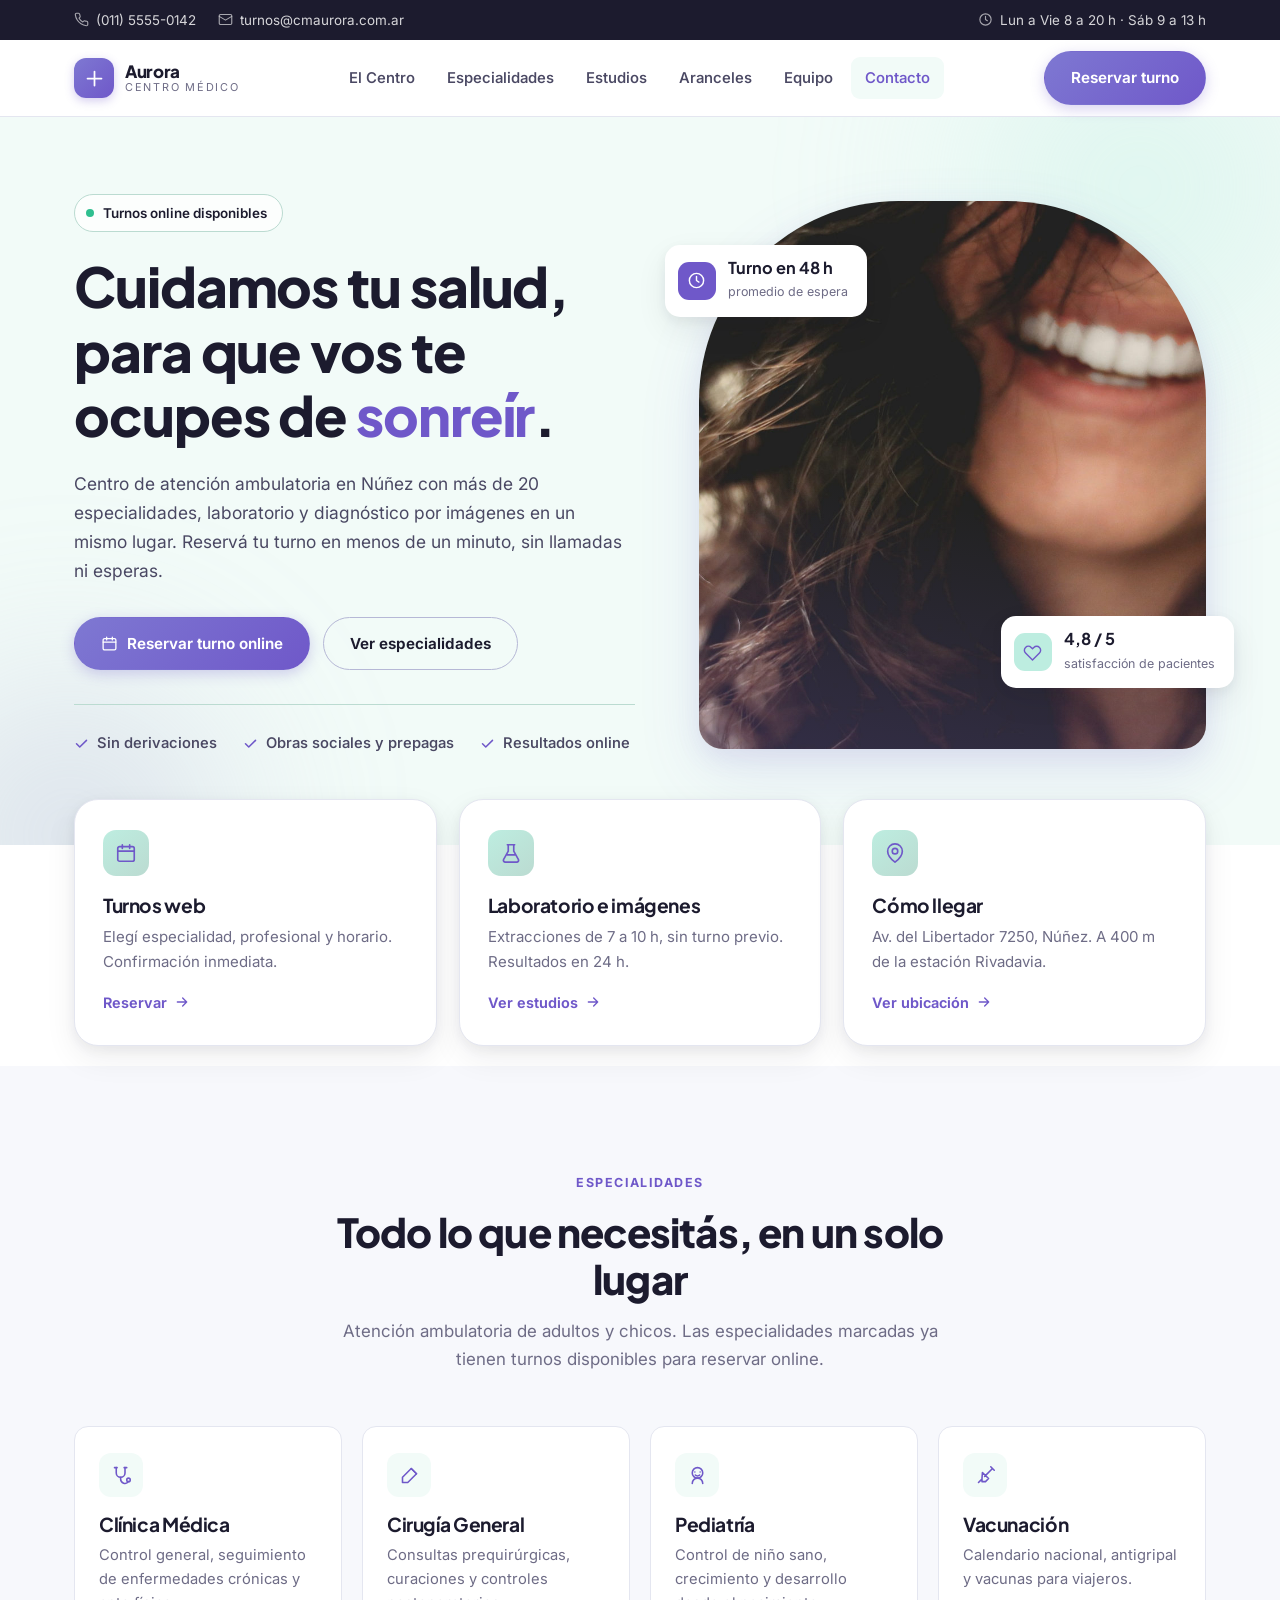
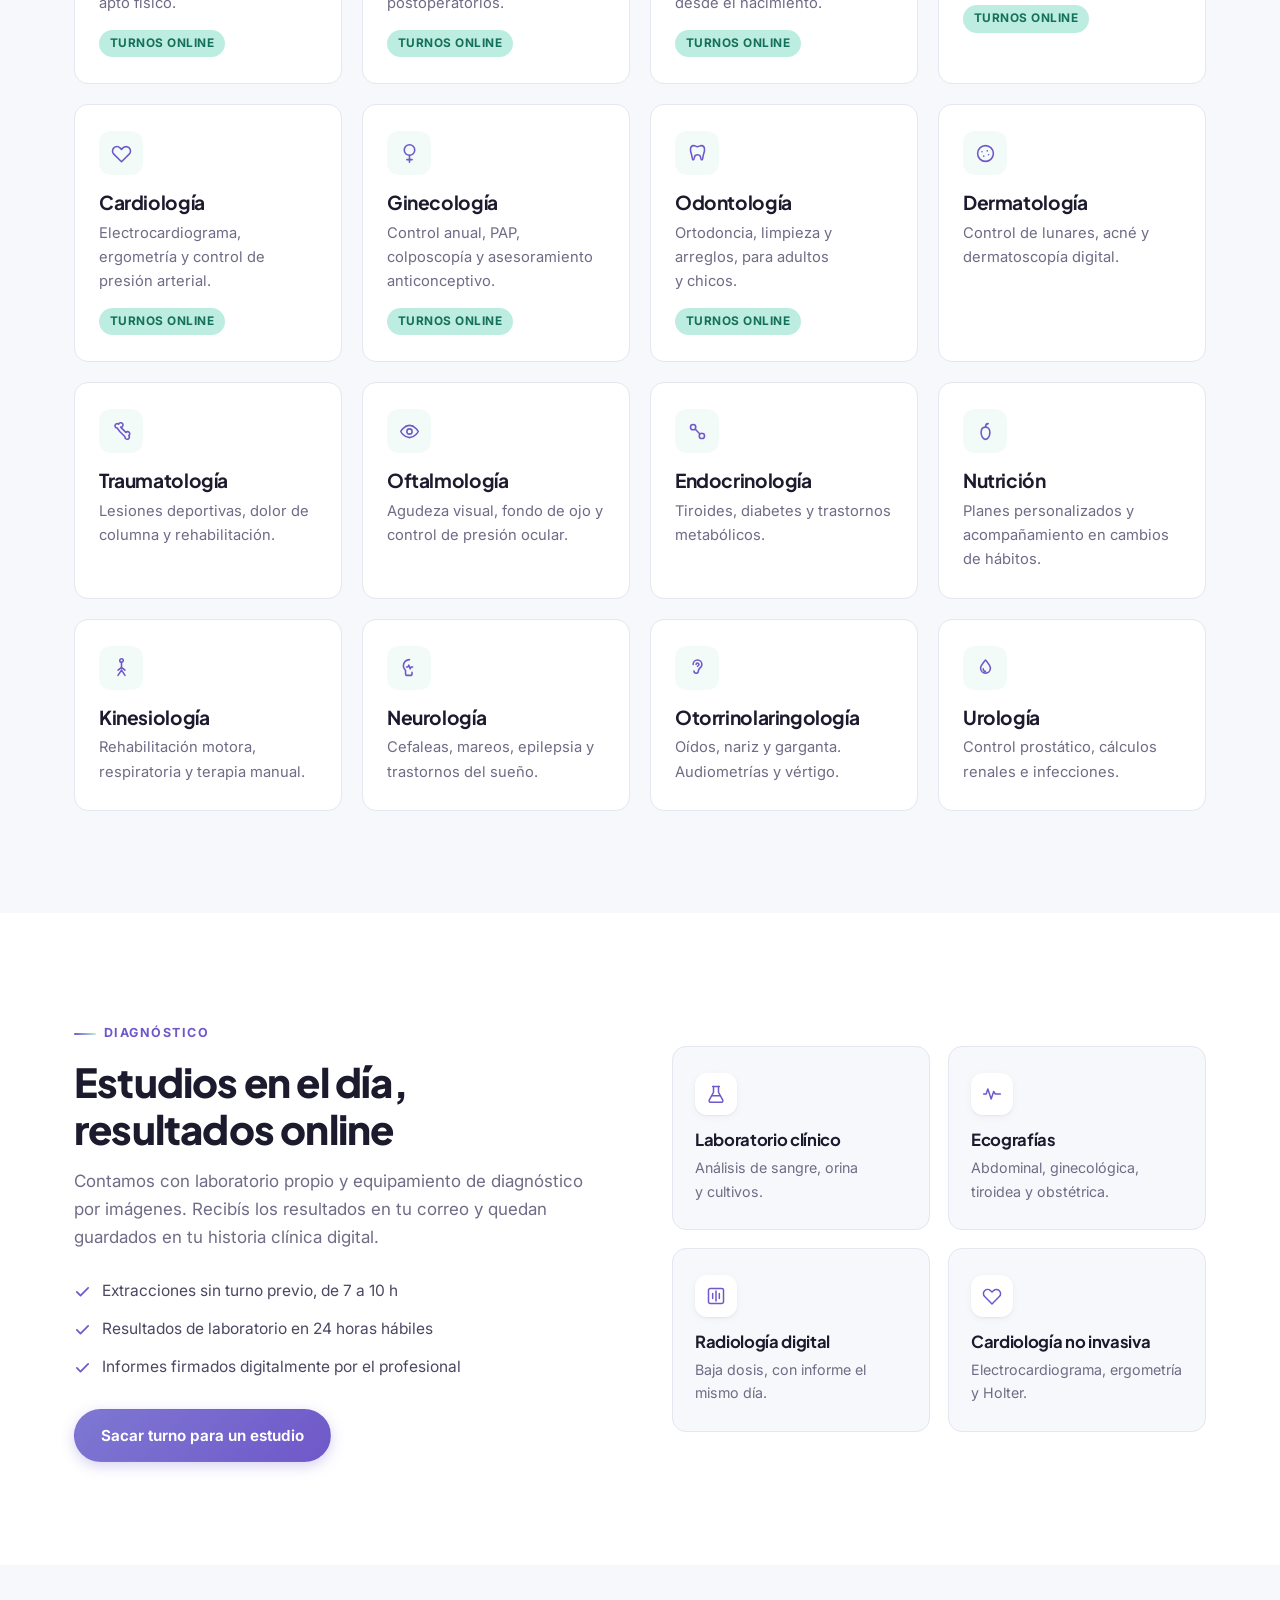
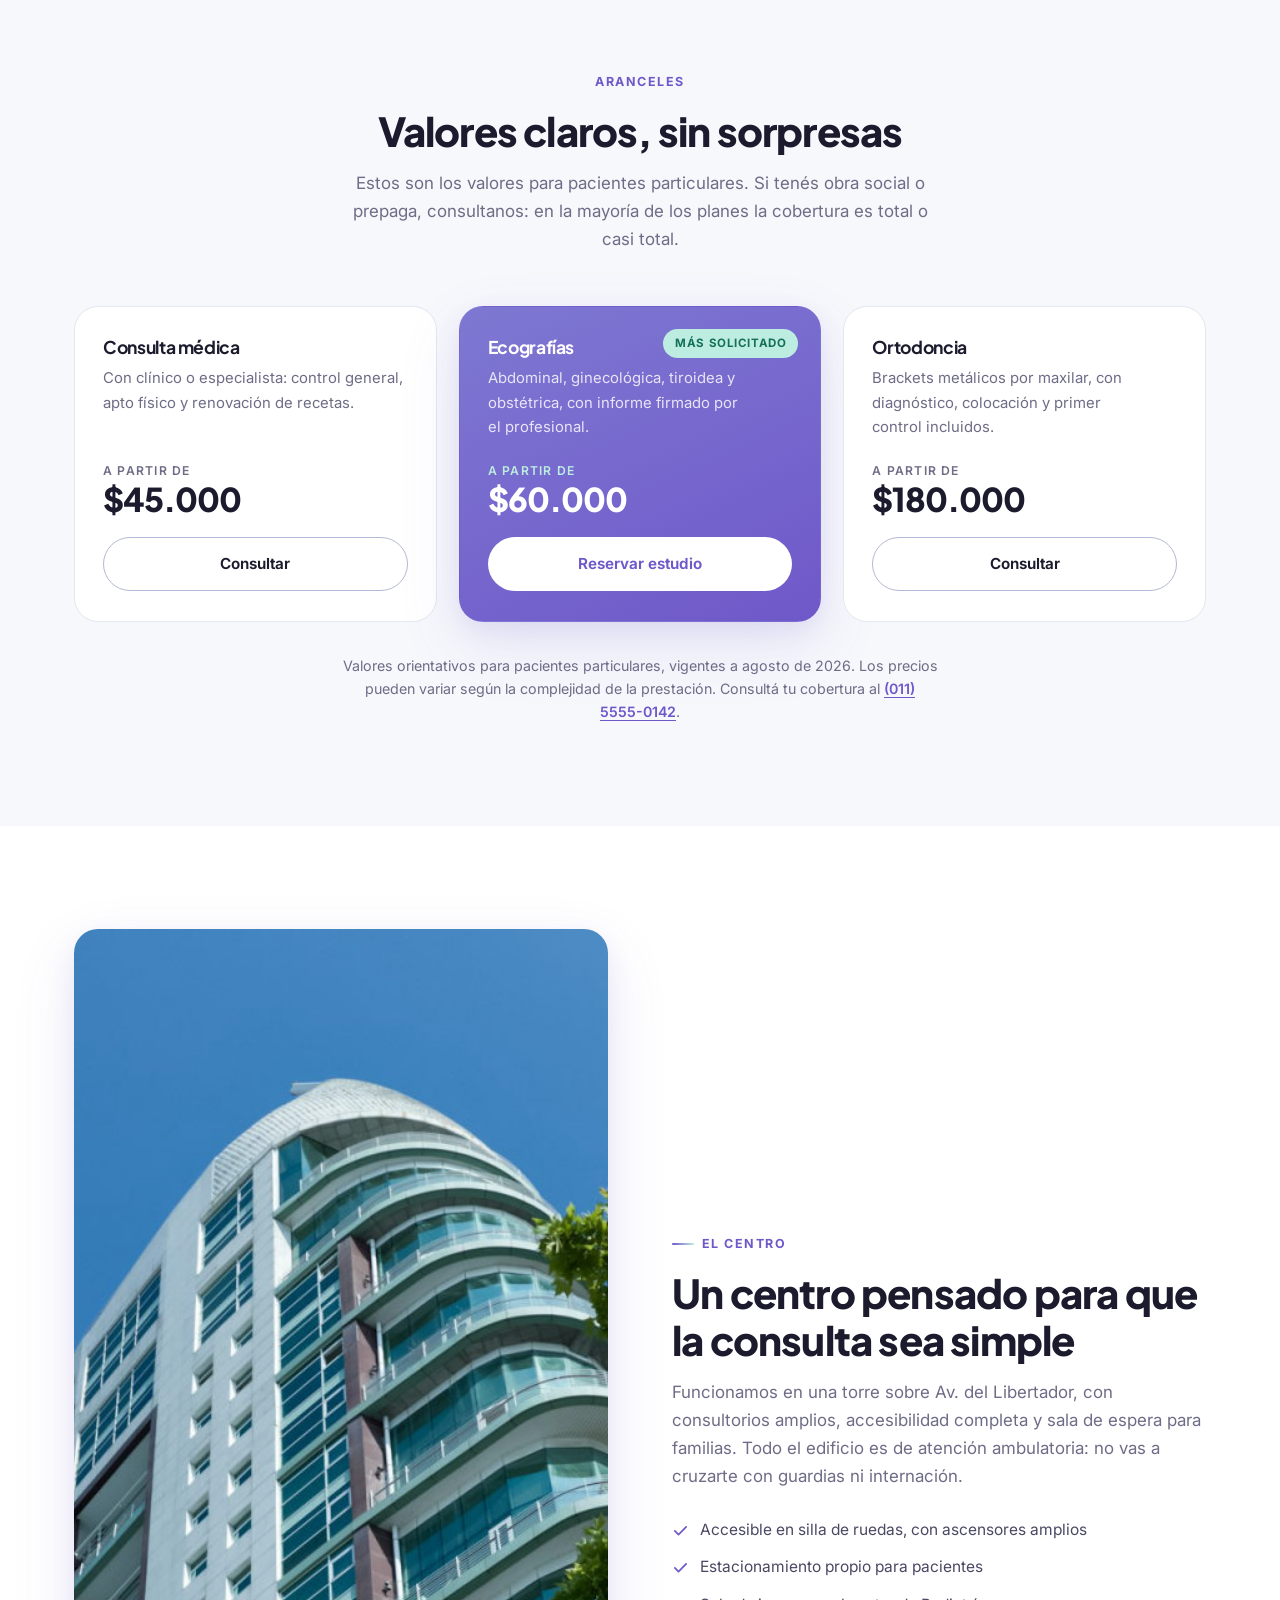
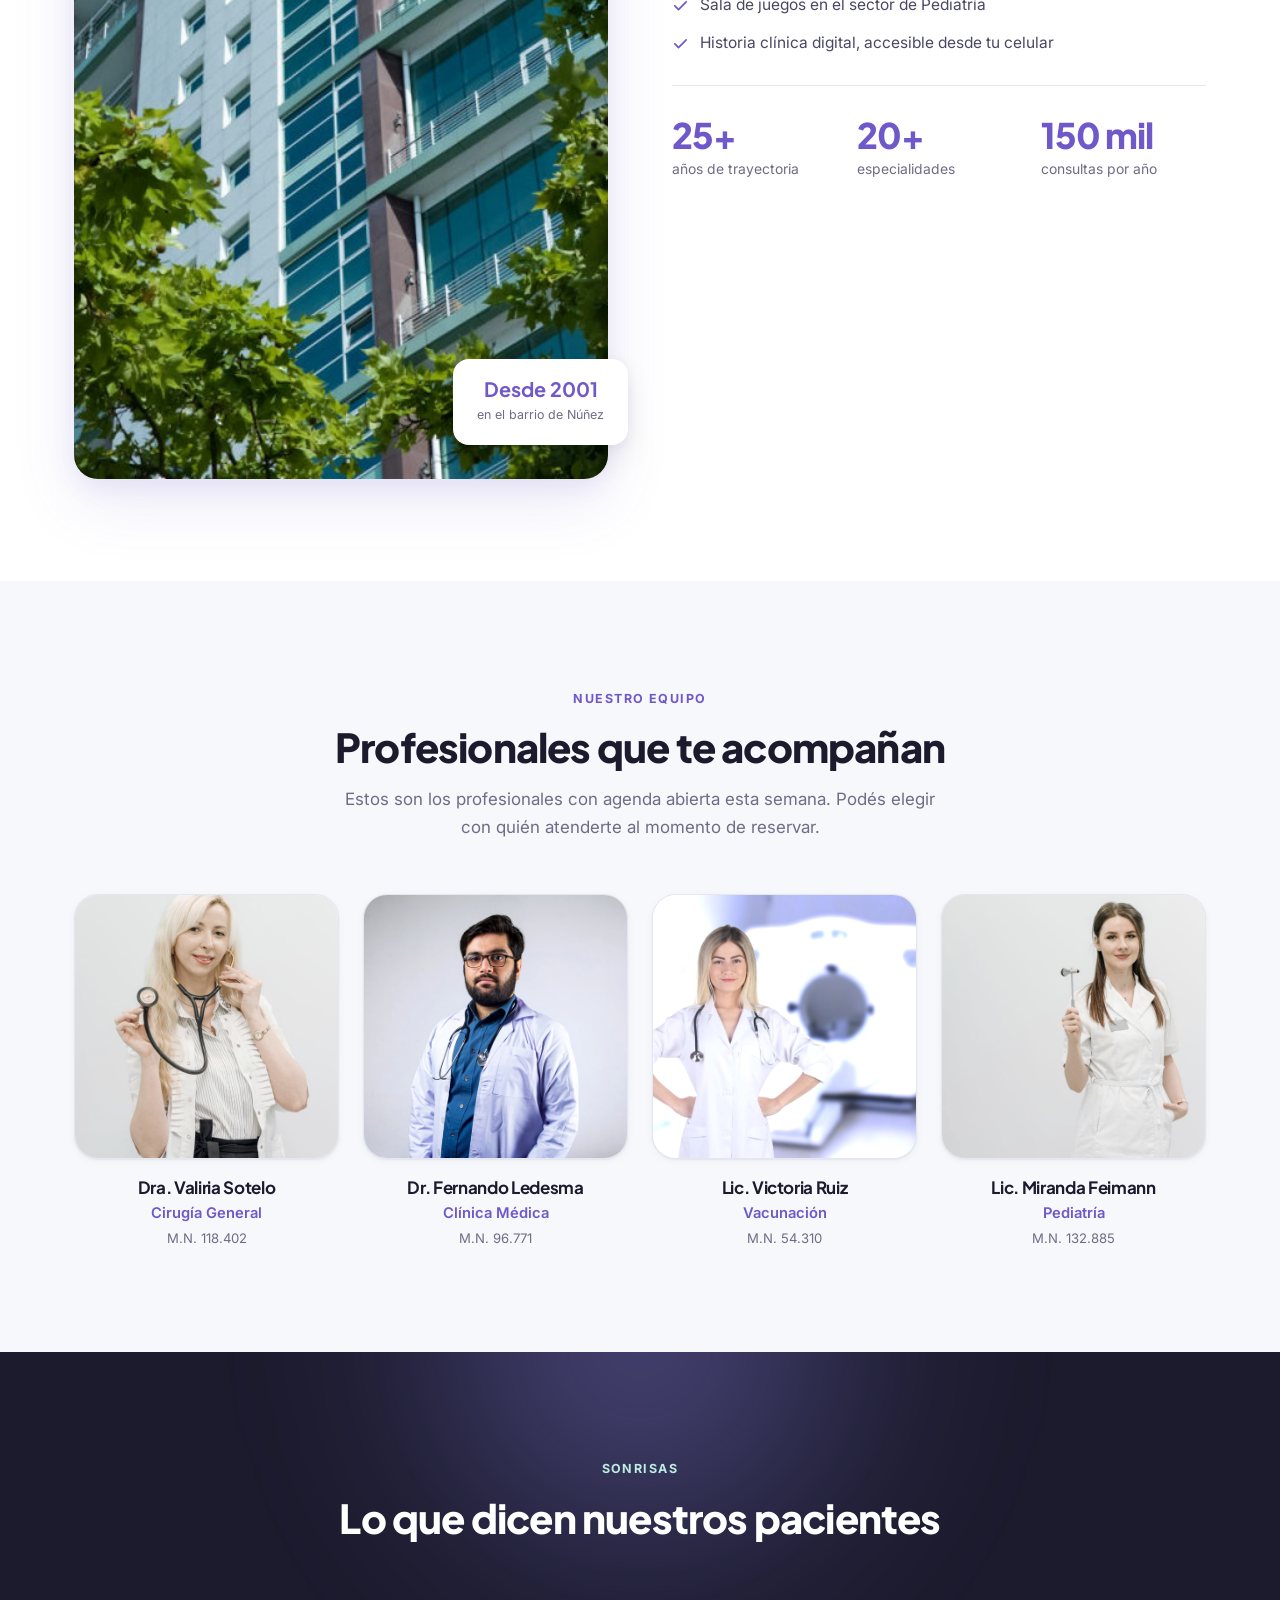
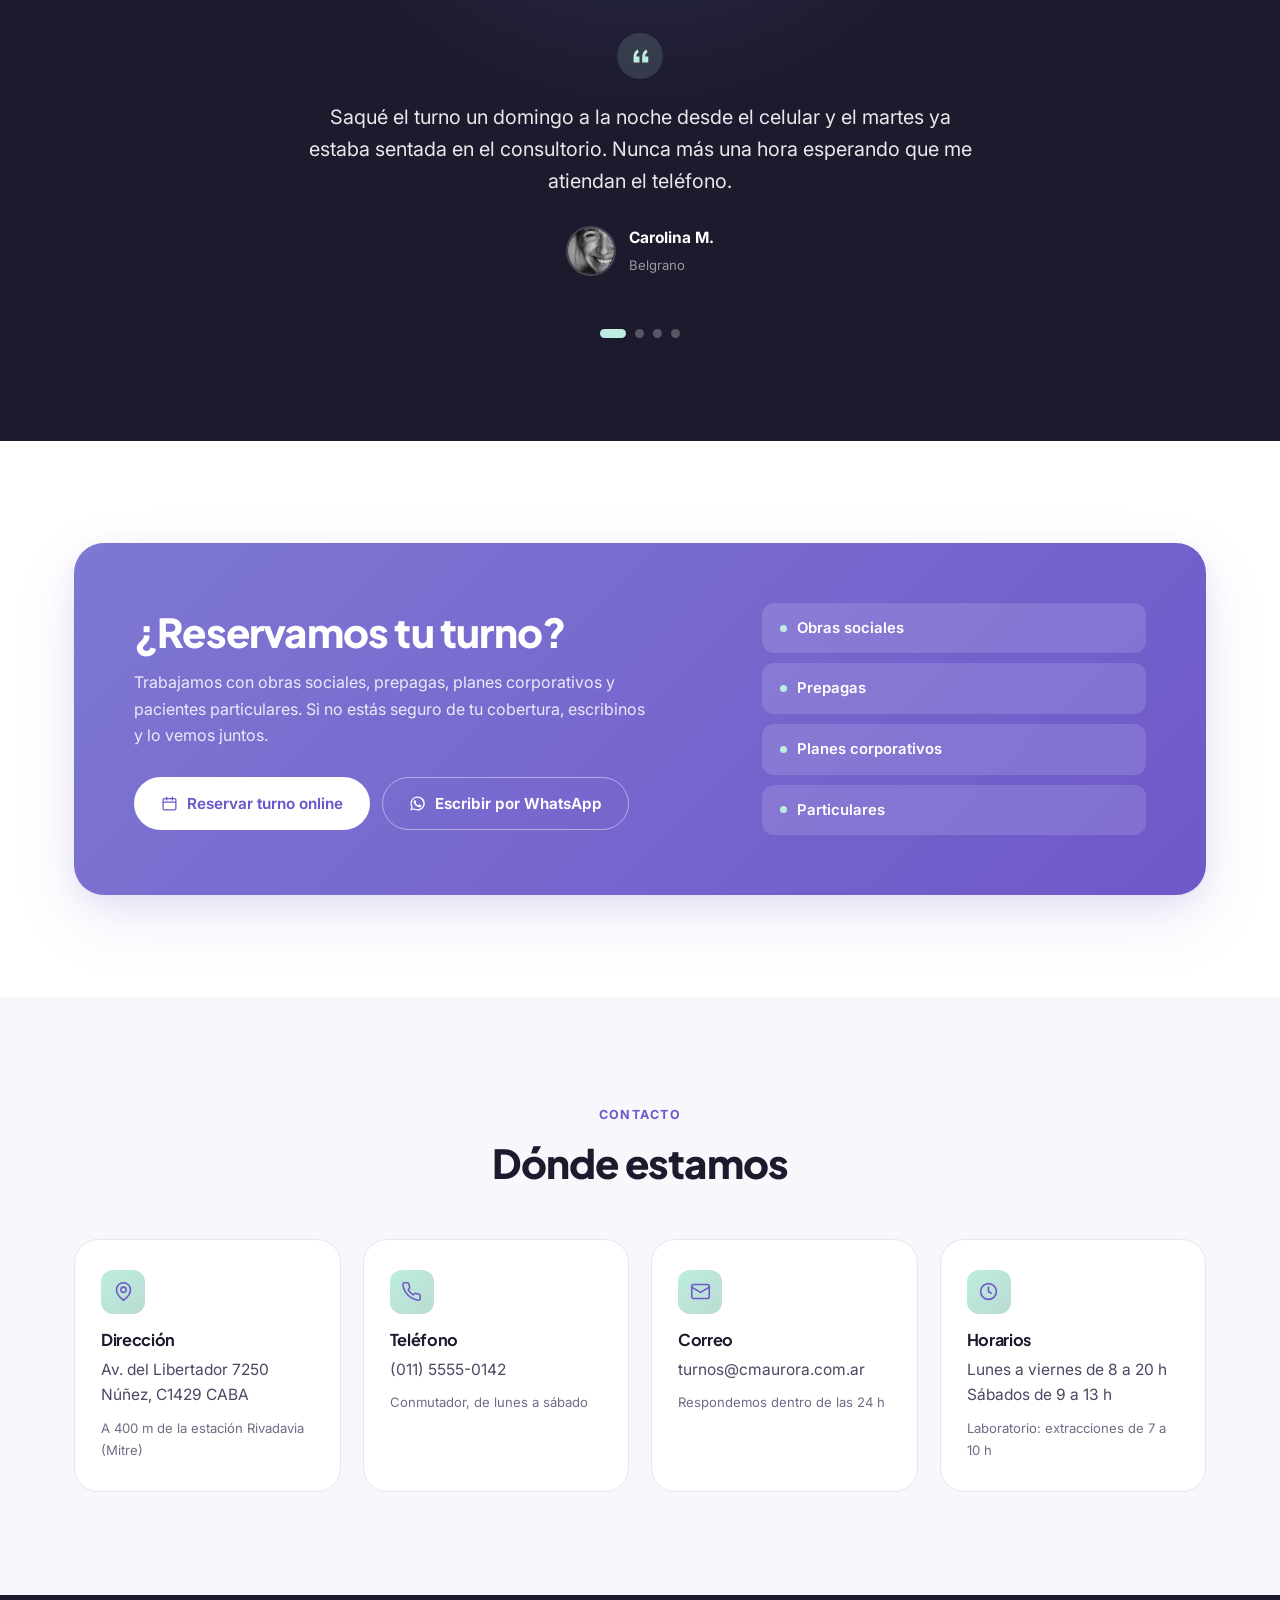
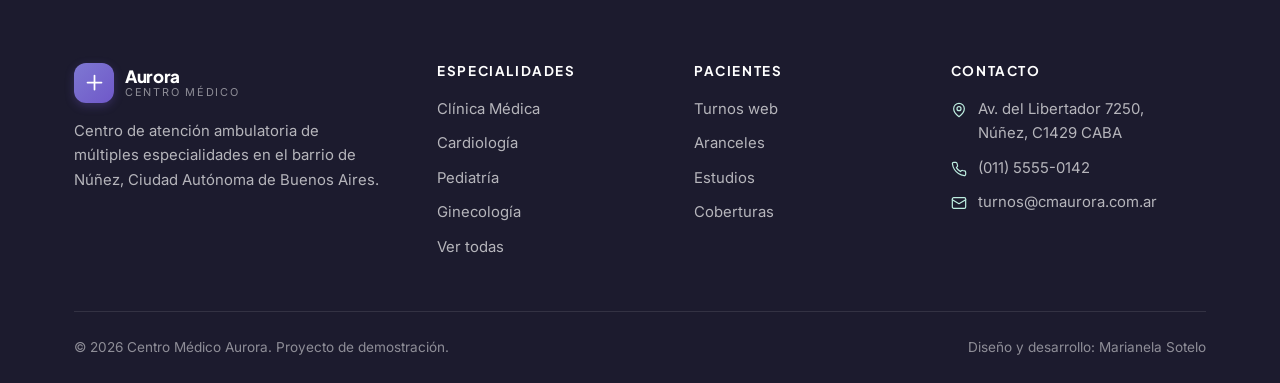
<file: index.html>
<!DOCTYPE html>
<html lang="es">

<head>
    <meta charset="UTF-8">
    <meta name="viewport" content="width=device-width, initial-scale=1.0">
    <title>Centro Médico Aurora — Atención ambulatoria en Núñez, CABA</title>
    <meta name="description"
        content="Centro de atención ambulatoria de múltiples especialidades en Núñez, CABA. Más de 20 especialidades, laboratorio y diagnóstico por imágenes. Reservá tu turno online.">
    <link rel="preconnect" href="https://fonts.googleapis.com">
    <link rel="preconnect" href="https://fonts.gstatic.com" crossorigin>
    <link
        href="https://fonts.googleapis.com/css2?family=Inter:wght@400;500;600&family=Plus+Jakarta+Sans:wght@700;800&display=swap"
        rel="stylesheet">
    <link rel="stylesheet" href="css/style.css">
    <link rel="stylesheet" href="css/landing.css">
</head>

<body>
    <a class="saltar-al-contenido" href="#contenido">Saltar al contenido</a>

    <!-- ===== Íconos SVG reutilizables ===== -->
    <svg width="0" height="0" style="position:absolute" aria-hidden="true" focusable="false">
        <symbol id="i-cruz" viewBox="0 0 24 24" fill="none" stroke="currentColor" stroke-width="2"
            stroke-linecap="round">
            <path d="M12 4v16M4 12h16" />
        </symbol>
        <symbol id="i-tel" viewBox="0 0 24 24" fill="none" stroke="currentColor" stroke-width="1.8"
            stroke-linecap="round" stroke-linejoin="round">
            <path d="M22 16.9v3a2 2 0 0 1-2.2 2 19.8 19.8 0 0 1-8.6-3.1 19.5 19.5 0 0 1-6-6A19.8 19.8 0 0 1 2.1 4.2 2 2 0 0 1 4.1 2h3a2 2 0 0 1 2 1.7c.1 1 .4 1.9.7 2.8a2 2 0 0 1-.5 2.1L8.1 9.9a16 16 0 0 0 6 6l1.3-1.3a2 2 0 0 1 2.1-.4c.9.3 1.8.6 2.8.7a2 2 0 0 1 1.7 2z" />
        </symbol>
        <symbol id="i-mail" viewBox="0 0 24 24" fill="none" stroke="currentColor" stroke-width="1.8"
            stroke-linecap="round" stroke-linejoin="round">
            <rect x="2" y="4" width="20" height="16" rx="2" />
            <path d="m2 7 10 6 10-6" />
        </symbol>
        <symbol id="i-pin" viewBox="0 0 24 24" fill="none" stroke="currentColor" stroke-width="1.8"
            stroke-linecap="round" stroke-linejoin="round">
            <path d="M20 10c0 6-8 12-8 12s-8-6-8-12a8 8 0 0 1 16 0z" />
            <circle cx="12" cy="10" r="3" />
        </symbol>
        <symbol id="i-reloj" viewBox="0 0 24 24" fill="none" stroke="currentColor" stroke-width="1.8"
            stroke-linecap="round" stroke-linejoin="round">
            <circle cx="12" cy="12" r="9" />
            <path d="M12 7v5l3 2" />
        </symbol>
        <symbol id="i-calendario" viewBox="0 0 24 24" fill="none" stroke="currentColor" stroke-width="1.8"
            stroke-linecap="round" stroke-linejoin="round">
            <rect x="3" y="5" width="18" height="16" rx="2" />
            <path d="M3 10h18M8 3v4M16 3v4" />
        </symbol>
        <symbol id="i-corazon" viewBox="0 0 24 24" fill="none" stroke="currentColor" stroke-width="1.8"
            stroke-linecap="round" stroke-linejoin="round">
            <path d="M20.8 5.6a5 5 0 0 0-7.1 0L12 7.3l-1.7-1.7a5 5 0 1 0-7.1 7.1l8.8 8.8 8.8-8.8a5 5 0 0 0 0-7.1z" />
        </symbol>
        <symbol id="i-estetoscopio" viewBox="0 0 24 24" fill="none" stroke="currentColor" stroke-width="1.8"
            stroke-linecap="round" stroke-linejoin="round">
            <path d="M6 3v6a5 5 0 0 0 10 0V3" />
            <path d="M4 3h3M15 3h3" />
            <path d="M11 14v2a5 5 0 0 0 9 3" />
            <circle cx="20" cy="17" r="2" />
        </symbol>
        <symbol id="i-bebe" viewBox="0 0 24 24" fill="none" stroke="currentColor" stroke-width="1.8"
            stroke-linecap="round" stroke-linejoin="round">
            <circle cx="12" cy="9" r="6" />
            <path d="M9 8h.01M15 8h.01M9.5 11.5a3.5 3.5 0 0 0 5 0" />
            <path d="M6 21a6 6 0 0 1 12 0" />
        </symbol>
        <symbol id="i-bisturi" viewBox="0 0 24 24" fill="none" stroke="currentColor" stroke-width="1.8"
            stroke-linecap="round" stroke-linejoin="round">
            <path d="M14 4 20 10 10 20H4v-6z" />
            <path d="M14 4 20 10" />
        </symbol>
        <symbol id="i-jeringa" viewBox="0 0 24 24" fill="none" stroke="currentColor" stroke-width="1.8"
            stroke-linecap="round" stroke-linejoin="round">
            <path d="m18 2 4 4M20 4l-9 9M4 20l3-3M8.5 8.5 15.5 15.5 12 19H8v-4z" />
        </symbol>
        <symbol id="i-mujer" viewBox="0 0 24 24" fill="none" stroke="currentColor" stroke-width="1.8"
            stroke-linecap="round" stroke-linejoin="round">
            <circle cx="12" cy="8" r="6" />
            <path d="M12 14v8M9 19h6" />
        </symbol>
        <symbol id="i-piel" viewBox="0 0 24 24" fill="none" stroke="currentColor" stroke-width="1.8"
            stroke-linecap="round" stroke-linejoin="round">
            <circle cx="12" cy="12" r="9" />
            <path d="M8 10h.01M14 9h.01M10 15h.01M15.5 13.5h.01" />
        </symbol>
        <symbol id="i-hueso" viewBox="0 0 24 24" fill="none" stroke="currentColor" stroke-width="1.8"
            stroke-linecap="round" stroke-linejoin="round">
            <path d="M7 8a2.5 2.5 0 1 1 1.8-4.3A2.5 2.5 0 1 1 11 7l6 6a2.5 2.5 0 1 1 3.3 3.7A2.5 2.5 0 1 1 16 18l-6-6z" />
        </symbol>
        <symbol id="i-ojo" viewBox="0 0 24 24" fill="none" stroke="currentColor" stroke-width="1.8"
            stroke-linecap="round" stroke-linejoin="round">
            <path d="M2 12s3.6-7 10-7 10 7 10 7-3.6 7-10 7-10-7-10-7z" />
            <circle cx="12" cy="12" r="3" />
        </symbol>
        <symbol id="i-hormona" viewBox="0 0 24 24" fill="none" stroke="currentColor" stroke-width="1.8"
            stroke-linecap="round" stroke-linejoin="round">
            <circle cx="7" cy="7" r="3" />
            <circle cx="17" cy="17" r="3" />
            <path d="M9.5 9.5 14.5 14.5" />
        </symbol>
        <symbol id="i-manzana" viewBox="0 0 24 24" fill="none" stroke="currentColor" stroke-width="1.8"
            stroke-linecap="round" stroke-linejoin="round">
            <path d="M12 7c-3 0-5 2-5 6s2 8 5 8 5-4 5-8-2-6-5-6z" />
            <path d="M12 7c0-2 1-4 3-4" />
        </symbol>
        <symbol id="i-kine" viewBox="0 0 24 24" fill="none" stroke="currentColor" stroke-width="1.8"
            stroke-linecap="round" stroke-linejoin="round">
            <circle cx="12" cy="4" r="2" />
            <path d="M12 6v6l4 3M12 12l-4 3M8 21l4-6 4 6" />
        </symbol>
        <symbol id="i-lab" viewBox="0 0 24 24" fill="none" stroke="currentColor" stroke-width="1.8"
            stroke-linecap="round" stroke-linejoin="round">
            <path d="M9 3v7L4 19a2 2 0 0 0 1.8 3h12.4A2 2 0 0 0 20 19l-5-9V3" />
            <path d="M8 3h8M7.5 14h9" />
        </symbol>
        <symbol id="i-onda" viewBox="0 0 24 24" fill="none" stroke="currentColor" stroke-width="1.8"
            stroke-linecap="round" stroke-linejoin="round">
            <path d="M2 12h3l2-6 4 12 3-9 2 3h6" />
        </symbol>
        <symbol id="i-rayos" viewBox="0 0 24 24" fill="none" stroke="currentColor" stroke-width="1.8"
            stroke-linecap="round" stroke-linejoin="round">
            <rect x="3" y="3" width="18" height="18" rx="2" />
            <path d="M12 6v12M8 9v6M16 9v6" />
        </symbol>
        <symbol id="i-neuro" viewBox="0 0 24 24" fill="none" stroke="currentColor" stroke-width="1.8"
            stroke-linecap="round" stroke-linejoin="round">
            <path d="M12 3a7 7 0 0 0-7 7c0 2 .8 3.3 1.7 4.3.5.6.8 1 .8 1.8V19a2 2 0 0 0 2 2h3.4a2 2 0 0 0 2-2v-1.6" />
            <path d="M8.6 11.4h1.6l1-2.1 1.6 4.2 1-2.1h1.8" />
        </symbol>
        <symbol id="i-oido" viewBox="0 0 24 24" fill="none" stroke="currentColor" stroke-width="1.8"
            stroke-linecap="round" stroke-linejoin="round">
            <path d="M7 8.5a5 5 0 0 1 10 0c0 2.6-1.6 3.5-2.6 4.5s-1.4 1.6-1.4 3.1a2.5 2.5 0 0 1-5 0" />
            <path d="M10.4 8.5a1.6 1.6 0 0 1 3.2 0c0 1.1-1.1 1.5-1.5 2.2" />
        </symbol>
        <symbol id="i-gota" viewBox="0 0 24 24" fill="none" stroke="currentColor" stroke-width="1.8"
            stroke-linecap="round" stroke-linejoin="round">
            <path d="M12 3.4c3.6 4.1 5.6 6.8 5.6 9.4a5.6 5.6 0 0 1-11.2 0c0-2.6 2-5.3 5.6-9.4z" />
            <path d="M9.4 13.6a2.7 2.7 0 0 0 2.6 2.7" />
        </symbol>
        <symbol id="i-diente" viewBox="0 0 24 24" fill="none" stroke="currentColor" stroke-width="1.8"
            stroke-linecap="round" stroke-linejoin="round">
            <path d="M12 4.2c-1.9 0-2.4-1.2-4.4-1.2S4 4.9 4 7.6c0 3 1 4.4 1.5 6.9s.4 4.9 1.5 4.9 1.2-2 1.6-3.6c.4-1.7 1.4-2.4 3.4-2.4s3 .7 3.4 2.4c.4 1.6.5 3.6 1.6 3.6s1-2.4 1.5-4.9S20 10.6 20 7.6c0-2.7-1.6-4.6-3.6-4.6s-2.5 1.2-4.4 1.2z" />
        </symbol>
        <symbol id="i-tilde" viewBox="0 0 24 24" fill="none" stroke="currentColor" stroke-width="2.4"
            stroke-linecap="round" stroke-linejoin="round">
            <path d="m4 12.5 5.2 5.2L20 7" />
        </symbol>
        <symbol id="i-flecha" viewBox="0 0 24 24" fill="none" stroke="currentColor" stroke-width="2"
            stroke-linecap="round" stroke-linejoin="round">
            <path d="M5 12h14M13 6l6 6-6 6" />
        </symbol>
        <symbol id="i-wsp" viewBox="0 0 24 24" fill="currentColor">
            <path d="M12 2a10 10 0 0 0-8.6 15L2 22l5.2-1.4A10 10 0 1 0 12 2zm0 18.2a8.2 8.2 0 0 1-4.2-1.2l-.3-.2-3.1.8.8-3-.2-.3A8.2 8.2 0 1 1 12 20.2zm4.5-6.1c-.2-.1-1.5-.7-1.7-.8s-.4-.1-.6.1-.6.8-.8 1-.3.2-.6.1a6.7 6.7 0 0 1-3.3-2.9c-.2-.4.2-.4.6-1.2a.6.6 0 0 0 0-.6c0-.1-.6-1.4-.8-1.9s-.4-.4-.6-.4h-.5a1 1 0 0 0-.7.3 3 3 0 0 0-.9 2.2 5.2 5.2 0 0 0 1.1 2.7 11.8 11.8 0 0 0 4.5 4c1.7.7 2.4.8 3.2.7a2.7 2.7 0 0 0 1.8-1.3 2.2 2.2 0 0 0 .2-1.3c-.1-.1-.3-.2-.6-.3z" />
        </symbol>
        <symbol id="i-comilla" viewBox="0 0 24 24" fill="currentColor">
            <path d="M9.5 5C6.5 6.7 5 9.3 5 12.9V19h6.4v-6.4H8.1c0-2.2.9-3.8 2.7-4.8zm9.4 0c-3 1.7-4.5 4.3-4.5 7.9V19H21v-6.4h-3.4c0-2.2.9-3.8 2.7-4.8z" />
        </symbol>
    </svg>

    <!-- ===== Barra superior ===== -->
    <div class="barra-superior">
        <div class="contenedor">
            <div class="barra-superior__datos">
                <a href="tel:+541155550142">
                    <svg><use href="#i-tel" /></svg>(011) 5555-0142
                </a>
                <a href="mailto:turnos@cmaurora.com.ar">
                    <svg><use href="#i-mail" /></svg>turnos@cmaurora.com.ar
                </a>
            </div>
            <span class="barra-superior__horario">
                <svg><use href="#i-reloj" /></svg>Lun a Vie 8 a 20 h · Sáb 9 a 13 h
            </span>
        </div>
    </div>

    <!-- ===== Header ===== -->
    <header class="encabezado" id="encabezado">
        <div class="contenedor">
            <a class="logo" href="index.html" aria-label="Centro Médico Aurora — Inicio">
                <span class="logo__marca"><svg><use href="#i-cruz" /></svg></span>
                <span class="logo__texto">
                    <span class="logo__nombre">Aurora</span>
                    <span class="logo__sub">Centro Médico</span>
                </span>
            </a>

            <nav class="navegacion" id="navegacion" aria-label="Navegación principal">
                <ul>
                    <li><a href="#el-centro">El Centro</a></li>
                    <li><a href="#especialidades">Especialidades</a></li>
                    <li><a href="#estudios">Estudios</a></li>
                    <li><a href="#aranceles">Aranceles</a></li>
                    <li><a href="#equipo">Equipo</a></li>
                    <li><a href="#contacto">Contacto</a></li>
                    <li><a class="boton boton--primario" href="turnos.html">Reservar turno</a></li>
                </ul>
            </nav>

            <div class="encabezado__acciones">
                <a class="boton boton--primario" href="turnos.html">Reservar turno</a>
                <button class="hamburguesa" id="hamburguesa" aria-label="Abrir menú" aria-expanded="false"
                    aria-controls="navegacion">
                    <span></span><span></span><span></span>
                </button>
            </div>
        </div>
    </header>

    <main id="contenido">

        <!-- ===== Hero ===== -->
        <section class="hero">
            <div class="hero__fondo" aria-hidden="true"></div>
            <div class="contenedor hero__grilla">
                <div class="hero__texto">
                    <span class="etiqueta-hero">
                        <span class="punto"></span>Turnos online disponibles
                    </span>
                    <h1>Cuidamos tu salud, para que vos te ocupes de <em>sonreír</em>.</h1>
                    <p class="hero__bajada">
                        Centro de atención ambulatoria en Núñez con más de 20 especialidades,
                        laboratorio y diagnóstico por imágenes en un mismo lugar.
                        Reservá tu turno en menos de un minuto, sin llamadas ni esperas.
                    </p>
                    <div class="hero__acciones">
                        <a class="boton boton--primario" href="turnos.html">
                            <svg class="icono-boton"><use href="#i-calendario" /></svg>Reservar turno online
                        </a>
                        <a class="boton boton--fantasma" href="#especialidades">Ver especialidades</a>
                    </div>
                    <ul class="hero__ventajas">
                        <li><svg><use href="#i-tilde" /></svg>Sin derivaciones</li>
                        <li><svg><use href="#i-tilde" /></svg>Obras sociales y prepagas</li>
                        <li><svg><use href="#i-tilde" /></svg>Resultados online</li>
                    </ul>
                </div>

                <div class="hero__visual">
                    <div class="hero__foto">
                        <img src="img/hero.jpg" width="1400" height="1500"
                            alt="Primer plano de una paciente sonriendo" fetchpriority="high">
                    </div>
                    <div class="tarjeta-flotante tarjeta-flotante--arriba">
                        <span class="tarjeta-flotante__icono"><svg><use href="#i-reloj" /></svg></span>
                        <div>
                            <strong>Turno en 48 h</strong>
                            <small>promedio de espera</small>
                        </div>
                    </div>
                    <div class="tarjeta-flotante tarjeta-flotante--abajo">
                        <span class="tarjeta-flotante__icono tarjeta-flotante__icono--menta">
                            <svg><use href="#i-corazon" /></svg>
                        </span>
                        <div>
                            <strong>4,8 / 5</strong>
                            <small>satisfacción de pacientes</small>
                        </div>
                    </div>
                </div>
            </div>
        </section>

        <!-- ===== Accesos rápidos ===== -->
        <section class="accesos">
            <div class="contenedor accesos__grilla">
                <a class="acceso" href="turnos.html">
                    <span class="acceso__icono"><svg><use href="#i-calendario" /></svg></span>
                    <h3>Turnos web</h3>
                    <p>Elegí especialidad, profesional y horario. Confirmación inmediata.</p>
                    <span class="acceso__link">Reservar<svg><use href="#i-flecha" /></svg></span>
                </a>
                <a class="acceso" href="#estudios">
                    <span class="acceso__icono"><svg><use href="#i-lab" /></svg></span>
                    <h3>Laboratorio e imágenes</h3>
                    <p>Extracciones de 7 a 10 h, sin turno previo. Resultados en 24 h.</p>
                    <span class="acceso__link">Ver estudios<svg><use href="#i-flecha" /></svg></span>
                </a>
                <a class="acceso" href="#contacto">
                    <span class="acceso__icono"><svg><use href="#i-pin" /></svg></span>
                    <h3>Cómo llegar</h3>
                    <p>Av. del Libertador 7250, Núñez. A 400 m de la estación Rivadavia.</p>
                    <span class="acceso__link">Ver ubicación<svg><use href="#i-flecha" /></svg></span>
                </a>
            </div>
        </section>

        <!-- ===== Especialidades ===== -->
        <section class="seccion seccion--suave" id="especialidades">
            <div class="contenedor">
                <div class="encabezado-seccion encabezado-seccion--centro" data-revelar>
                    <span class="sobretitulo">Especialidades</span>
                    <h2>Todo lo que necesitás, en un solo lugar</h2>
                    <p class="bajada">
                        Atención ambulatoria de adultos y chicos. Las especialidades marcadas
                        ya tienen turnos disponibles para reservar online.
                    </p>
                </div>

                <ul class="grilla-especialidades">
                    <li class="especialidad especialidad--reservable" data-revelar>
                        <span class="especialidad__icono"><svg><use href="#i-estetoscopio" /></svg></span>
                        <h3>Clínica Médica</h3>
                        <p>Control general, seguimiento de enfermedades crónicas y apto físico.</p>
                        <span class="chip-turnos">Turnos online</span>
                    </li>
                    <li class="especialidad especialidad--reservable" data-revelar>
                        <span class="especialidad__icono"><svg><use href="#i-bisturi" /></svg></span>
                        <h3>Cirugía General</h3>
                        <p>Consultas prequirúrgicas, curaciones y controles postoperatorios.</p>
                        <span class="chip-turnos">Turnos online</span>
                    </li>
                    <li class="especialidad especialidad--reservable" data-revelar>
                        <span class="especialidad__icono"><svg><use href="#i-bebe" /></svg></span>
                        <h3>Pediatría</h3>
                        <p>Control de niño sano, crecimiento y desarrollo desde el nacimiento.</p>
                        <span class="chip-turnos">Turnos online</span>
                    </li>
                    <li class="especialidad especialidad--reservable" data-revelar>
                        <span class="especialidad__icono"><svg><use href="#i-jeringa" /></svg></span>
                        <h3>Vacunación</h3>
                        <p>Calendario nacional, antigripal y vacunas para viajeros.</p>
                        <span class="chip-turnos">Turnos online</span>
                    </li>
                    <li class="especialidad especialidad--reservable" data-revelar>
                        <span class="especialidad__icono"><svg><use href="#i-corazon" /></svg></span>
                        <h3>Cardiología</h3>
                        <p>Electrocardiograma, ergometría y control de presión arterial.</p>
                        <span class="chip-turnos">Turnos online</span>
                    </li>
                    <li class="especialidad especialidad--reservable" data-revelar>
                        <span class="especialidad__icono"><svg><use href="#i-mujer" /></svg></span>
                        <h3>Ginecología</h3>
                        <p>Control anual, PAP, colposcopía y asesoramiento anticonceptivo.</p>
                        <span class="chip-turnos">Turnos online</span>
                    </li>
                    <li class="especialidad especialidad--reservable" data-revelar>
                        <span class="especialidad__icono"><svg><use href="#i-diente" /></svg></span>
                        <h3>Odontología</h3>
                        <p>Ortodoncia, limpieza y arreglos, para adultos y chicos.</p>
                        <span class="chip-turnos">Turnos online</span>
                    </li>
                    <li class="especialidad" data-revelar>
                        <span class="especialidad__icono"><svg><use href="#i-piel" /></svg></span>
                        <h3>Dermatología</h3>
                        <p>Control de lunares, acné y dermatoscopía digital.</p>
                    </li>
                    <li class="especialidad" data-revelar>
                        <span class="especialidad__icono"><svg><use href="#i-hueso" /></svg></span>
                        <h3>Traumatología</h3>
                        <p>Lesiones deportivas, dolor de columna y rehabilitación.</p>
                    </li>
                    <li class="especialidad" data-revelar>
                        <span class="especialidad__icono"><svg><use href="#i-ojo" /></svg></span>
                        <h3>Oftalmología</h3>
                        <p>Agudeza visual, fondo de ojo y control de presión ocular.</p>
                    </li>
                    <li class="especialidad" data-revelar>
                        <span class="especialidad__icono"><svg><use href="#i-hormona" /></svg></span>
                        <h3>Endocrinología</h3>
                        <p>Tiroides, diabetes y trastornos metabólicos.</p>
                    </li>
                    <li class="especialidad" data-revelar>
                        <span class="especialidad__icono"><svg><use href="#i-manzana" /></svg></span>
                        <h3>Nutrición</h3>
                        <p>Planes personalizados y acompañamiento en cambios de hábitos.</p>
                    </li>
                    <li class="especialidad" data-revelar>
                        <span class="especialidad__icono"><svg><use href="#i-kine" /></svg></span>
                        <h3>Kinesiología</h3>
                        <p>Rehabilitación motora, respiratoria y terapia manual.</p>
                    </li>
                    <li class="especialidad" data-revelar>
                        <span class="especialidad__icono"><svg><use href="#i-neuro" /></svg></span>
                        <h3>Neurología</h3>
                        <p>Cefaleas, mareos, epilepsia y trastornos del sueño.</p>
                    </li>
                    <li class="especialidad" data-revelar>
                        <span class="especialidad__icono"><svg><use href="#i-oido" /></svg></span>
                        <h3>Otorrinolaringología</h3>
                        <p>Oídos, nariz y garganta. Audiometrías y vértigo.</p>
                    </li>
                    <li class="especialidad" data-revelar>
                        <span class="especialidad__icono"><svg><use href="#i-gota" /></svg></span>
                        <h3>Urología</h3>
                        <p>Control prostático, cálculos renales e infecciones.</p>
                    </li>
                </ul>
            </div>
        </section>

        <!-- ===== Estudios ===== -->
        <section class="seccion" id="estudios">
            <div class="contenedor grilla-partida">
                <div data-revelar>
                    <span class="sobretitulo">Diagnóstico</span>
                    <h2>Estudios en el día, resultados online</h2>
                    <p class="bajada">
                        Contamos con laboratorio propio y equipamiento de diagnóstico por imágenes.
                        Recibís los resultados en tu correo y quedan guardados en tu historia clínica digital.
                    </p>
                    <ul class="lista-tildes">
                        <li><svg><use href="#i-tilde" /></svg>Extracciones sin turno previo, de 7 a 10 h</li>
                        <li><svg><use href="#i-tilde" /></svg>Resultados de laboratorio en 24 horas hábiles</li>
                        <li><svg><use href="#i-tilde" /></svg>Informes firmados digitalmente por el profesional</li>
                    </ul>
                    <a class="boton boton--primario" href="turnos.html">Sacar turno para un estudio</a>
                </div>

                <ul class="grilla-estudios" data-revelar>
                    <li class="estudio">
                        <span class="estudio__icono"><svg><use href="#i-lab" /></svg></span>
                        <h3>Laboratorio clínico</h3>
                        <p>Análisis de sangre, orina y cultivos.</p>
                    </li>
                    <li class="estudio">
                        <span class="estudio__icono"><svg><use href="#i-onda" /></svg></span>
                        <h3>Ecografías</h3>
                        <p>Abdominal, ginecológica, tiroidea y obstétrica.</p>
                    </li>
                    <li class="estudio">
                        <span class="estudio__icono"><svg><use href="#i-rayos" /></svg></span>
                        <h3>Radiología digital</h3>
                        <p>Baja dosis, con informe el mismo día.</p>
                    </li>
                    <li class="estudio">
                        <span class="estudio__icono"><svg><use href="#i-corazon" /></svg></span>
                        <h3>Cardiología no invasiva</h3>
                        <p>Electrocardiograma, ergometría y Holter.</p>
                    </li>
                </ul>
            </div>
        </section>

        <!-- ===== Aranceles ===== -->
        <section class="seccion seccion--suave" id="aranceles">
            <div class="contenedor">
                <div class="encabezado-seccion encabezado-seccion--centro" data-revelar>
                    <span class="sobretitulo">Aranceles</span>
                    <h2>Valores claros, sin sorpresas</h2>
                    <p class="bajada">
                        Estos son los valores para pacientes particulares. Si tenés obra social o prepaga,
                        consultanos: en la mayoría de los planes la cobertura es total o casi total.
                    </p>
                </div>

                <ul class="grilla-aranceles">
                    <li class="arancel" data-revelar>
                        <h3>Consulta médica</h3>
                        <p class="arancel__detalle">
                            Con clínico o especialista: control general, apto físico
                            y renovación de recetas.
                        </p>
                        <p class="arancel__precio"><span>a partir de</span>$45.000</p>
                        <a class="boton boton--fantasma boton--bloque" href="turnos.html">Consultar</a>
                    </li>
                    <li class="arancel arancel--destacado" data-revelar>
                        <span class="arancel__cinta">Más solicitado</span>
                        <h3>Ecografías</h3>
                        <p class="arancel__detalle">
                            Abdominal, ginecológica, tiroidea y obstétrica,
                            con informe firmado por el profesional.
                        </p>
                        <p class="arancel__precio"><span>a partir de</span>$60.000</p>
                        <a class="boton boton--claro boton--bloque" href="turnos.html">Reservar estudio</a>
                    </li>
                    <li class="arancel" data-revelar>
                        <h3>Ortodoncia</h3>
                        <p class="arancel__detalle">
                            Brackets metálicos por maxilar, con diagnóstico,
                            colocación y primer control incluidos.
                        </p>
                        <p class="arancel__precio"><span>a partir de</span>$180.000</p>
                        <a class="boton boton--fantasma boton--bloque" href="turnos.html">Consultar</a>
                    </li>
                </ul>

                <p class="nota-aranceles" data-revelar>
                    Valores orientativos para pacientes particulares, vigentes a agosto de 2026.
                    Los precios pueden variar según la complejidad de la prestación.
                    Consultá tu cobertura al <a href="tel:+541155550142">(011) 5555-0142</a>.
                </p>
            </div>
        </section>

        <!-- ===== El Centro ===== -->
        <section class="seccion" id="el-centro">
            <div class="contenedor grilla-partida grilla-partida--invertida">
                <div class="sede__foto" data-revelar>
                    <img src="img/sede.jpg" width="1000" height="1150" loading="lazy"
                        alt="Fachada de la torre donde funciona el centro médico" />
                    <div class="sede__sello">
                        <strong>Desde 2001</strong>
                        <small>en el barrio de Núñez</small>
                    </div>
                </div>

                <div data-revelar>
                    <span class="sobretitulo">El Centro</span>
                    <h2>Un centro pensado para que la consulta sea simple</h2>
                    <p class="bajada">
                        Funcionamos en una torre sobre Av. del Libertador, con consultorios amplios,
                        accesibilidad completa y sala de espera para familias. Todo el edificio es
                        de atención ambulatoria: no vas a cruzarte con guardias ni internación.
                    </p>
                    <ul class="lista-tildes">
                        <li><svg><use href="#i-tilde" /></svg>Accesible en silla de ruedas, con ascensores amplios</li>
                        <li><svg><use href="#i-tilde" /></svg>Estacionamiento propio para pacientes</li>
                        <li><svg><use href="#i-tilde" /></svg>Sala de juegos en el sector de Pediatría</li>
                        <li><svg><use href="#i-tilde" /></svg>Historia clínica digital, accesible desde tu celular</li>
                    </ul>

                    <ul class="contadores">
                        <li>
                            <strong data-contador="25" data-sufijo="+">0</strong>
                            <span>años de trayectoria</span>
                        </li>
                        <li>
                            <strong data-contador="20" data-sufijo="+">0</strong>
                            <span>especialidades</span>
                        </li>
                        <li>
                            <strong data-contador="150" data-sufijo=" mil">0</strong>
                            <span>consultas por año</span>
                        </li>
                    </ul>
                </div>
            </div>
        </section>

        <!-- ===== Equipo ===== -->
        <section class="seccion seccion--suave" id="equipo">
            <div class="contenedor">
                <div class="encabezado-seccion encabezado-seccion--centro" data-revelar>
                    <span class="sobretitulo">Nuestro equipo</span>
                    <h2>Profesionales que te acompañan</h2>
                    <p class="bajada">
                        Estos son los profesionales con agenda abierta esta semana.
                        Podés elegir con quién atenderte al momento de reservar.
                    </p>
                </div>

                <ul class="grilla-equipo">
                    <li class="profesional" data-revelar>
                        <div class="profesional__foto">
                            <img src="img/equipo-1.jpg" width="600" height="600" loading="lazy"
                                alt="Retrato de la Dra. Valiria Sotelo">
                        </div>
                        <h3>Dra. Valiria Sotelo</h3>
                        <p class="profesional__esp">Cirugía General</p>
                        <p class="profesional__mn">M.N. 118.402</p>
                    </li>
                    <li class="profesional" data-revelar>
                        <div class="profesional__foto">
                            <img src="img/equipo-2.jpg" width="600" height="600" loading="lazy"
                                alt="Retrato del Dr. Fernando Ledesma">
                        </div>
                        <h3>Dr. Fernando Ledesma</h3>
                        <p class="profesional__esp">Clínica Médica</p>
                        <p class="profesional__mn">M.N. 96.771</p>
                    </li>
                    <li class="profesional" data-revelar>
                        <div class="profesional__foto">
                            <img src="img/equipo-3.jpg" width="600" height="600" loading="lazy"
                                alt="Retrato de la Lic. Victoria Ruiz">
                        </div>
                        <h3>Lic. Victoria Ruiz</h3>
                        <p class="profesional__esp">Vacunación</p>
                        <p class="profesional__mn">M.N. 54.310</p>
                    </li>
                    <li class="profesional" data-revelar>
                        <div class="profesional__foto">
                            <img src="img/equipo-4.jpg" width="600" height="600" loading="lazy"
                                alt="Retrato de la Lic. Miranda Feimann">
                        </div>
                        <h3>Lic. Miranda Feimann</h3>
                        <p class="profesional__esp">Pediatría</p>
                        <p class="profesional__mn">M.N. 132.885</p>
                    </li>
                </ul>
            </div>
        </section>

        <!-- ===== Testimonios ===== -->
        <section class="seccion seccion--oscura" id="sonrisas">
            <div class="contenedor">
                <div class="encabezado-seccion encabezado-seccion--centro" data-revelar>
                    <span class="sobretitulo sobretitulo--claro">Sonrisas</span>
                    <h2>Lo que dicen nuestros pacientes</h2>
                </div>

                <div class="carrusel" id="carrusel">
                    <div class="carrusel__pista" id="carrusel-pista">
                        <article class="testimonio">
                            <span class="testimonio__comilla"><svg><use href="#i-comilla" /></svg></span>
                            <p>Saqué el turno un domingo a la noche desde el celular y el martes ya estaba
                                sentada en el consultorio. Nunca más una hora esperando que me atiendan el teléfono.</p>
                            <footer>
                                <img src="img/sonrisa-1.jpg" width="700" height="700" loading="lazy" alt="">
                                <div>
                                    <strong>Carolina M.</strong>
                                    <small>Belgrano</small>
                                </div>
                            </footer>
                        </article>
                        <article class="testimonio">
                            <span class="testimonio__comilla"><svg><use href="#i-comilla" /></svg></span>
                            <p>Me hice el chequeo integral completo en una sola mañana: consulta, sangre
                                y electro. Los resultados me llegaron por mail a las 24 horas.</p>
                            <footer>
                                <img src="img/sonrisa-2.jpg" width="700" height="700" loading="lazy" alt="">
                                <div>
                                    <strong>Julián R.</strong>
                                    <small>Núñez</small>
                                </div>
                            </footer>
                        </article>
                        <article class="testimonio">
                            <span class="testimonio__comilla"><svg><use href="#i-comilla" /></svg></span>
                            <p>Llevo a mis dos hijos a Pediatría desde que nacieron. La sala de juegos
                                hace que la espera sea otra cosa, y siempre nos atienden en horario.</p>
                            <footer>
                                <img src="img/sonrisa-3.jpg" width="700" height="700" loading="lazy" alt="">
                                <div>
                                    <strong>Malena T.</strong>
                                    <small>Saavedra</small>
                                </div>
                            </footer>
                        </article>
                        <article class="testimonio">
                            <span class="testimonio__comilla"><svg><use href="#i-comilla" /></svg></span>
                            <p>Vine por una consulta puntual y terminé mudando toda la familia acá.
                                Que esté todo en el mismo edificio te cambia el día.</p>
                            <footer>
                                <img src="img/sonrisa-4.jpg" width="700" height="700" loading="lazy" alt="">
                                <div>
                                    <strong>Andrea P.</strong>
                                    <small>Colegiales</small>
                                </div>
                            </footer>
                        </article>
                    </div>

                    <div class="carrusel__puntos" id="carrusel-puntos" role="tablist"
                        aria-label="Elegir testimonio"></div>
                </div>
            </div>
        </section>

        <!-- ===== Cobertura + CTA ===== -->
        <section class="seccion" id="cobertura">
            <div class="contenedor">
                <div class="panel-cta" data-revelar>
                    <div class="panel-cta__texto">
                        <h2>¿Reservamos tu turno?</h2>
                        <p>
                            Trabajamos con obras sociales, prepagas, planes corporativos y pacientes
                            particulares. Si no estás seguro de tu cobertura, escribinos y lo vemos juntos.
                        </p>
                        <div class="panel-cta__acciones">
                            <a class="boton boton--claro" href="turnos.html">
                                <svg class="icono-boton"><use href="#i-calendario" /></svg>Reservar turno online
                            </a>
                            <a class="boton boton--contorno-claro" href="https://wa.me/541155550142">
                                <svg class="icono-boton"><use href="#i-wsp" /></svg>Escribir por WhatsApp
                            </a>
                        </div>
                    </div>
                    <ul class="panel-cta__coberturas">
                        <li>Obras sociales</li>
                        <li>Prepagas</li>
                        <li>Planes corporativos</li>
                        <li>Particulares</li>
                    </ul>
                </div>
            </div>
        </section>

        <!-- ===== Contacto ===== -->
        <section class="seccion seccion--suave" id="contacto">
            <div class="contenedor">
                <div class="encabezado-seccion encabezado-seccion--centro" data-revelar>
                    <span class="sobretitulo">Contacto</span>
                    <h2>Dónde estamos</h2>
                </div>

                <ul class="grilla-contacto">
                    <li class="tarjeta-contacto" data-revelar>
                        <span class="tarjeta-contacto__icono"><svg><use href="#i-pin" /></svg></span>
                        <h3>Dirección</h3>
                        <p>Av. del Libertador 7250<br>Núñez, C1429 CABA</p>
                        <small>A 400 m de la estación Rivadavia (Mitre)</small>
                    </li>
                    <li class="tarjeta-contacto" data-revelar>
                        <span class="tarjeta-contacto__icono"><svg><use href="#i-tel" /></svg></span>
                        <h3>Teléfono</h3>
                        <p><a href="tel:+541155550142">(011) 5555-0142</a></p>
                        <small>Conmutador, de lunes a sábado</small>
                    </li>
                    <li class="tarjeta-contacto" data-revelar>
                        <span class="tarjeta-contacto__icono"><svg><use href="#i-mail" /></svg></span>
                        <h3>Correo</h3>
                        <p><a href="mailto:turnos@cmaurora.com.ar">turnos@cmaurora.com.ar</a></p>
                        <small>Respondemos dentro de las 24 h</small>
                    </li>
                    <li class="tarjeta-contacto" data-revelar>
                        <span class="tarjeta-contacto__icono"><svg><use href="#i-reloj" /></svg></span>
                        <h3>Horarios</h3>
                        <p>Lunes a viernes de 8 a 20 h<br>Sábados de 9 a 13 h</p>
                        <small>Laboratorio: extracciones de 7 a 10 h</small>
                    </li>
                </ul>
            </div>
        </section>
    </main>

    <!-- ===== Footer ===== -->
    <footer class="pie">
        <div class="contenedor">
            <div class="pie__grilla">
                <div class="pie__acerca">
                    <span class="logo">
                        <span class="logo__marca"><svg><use href="#i-cruz" /></svg></span>
                        <span class="logo__texto">
                            <span class="logo__nombre">Aurora</span>
                            <span class="logo__sub">Centro Médico</span>
                        </span>
                    </span>
                    <p>Centro de atención ambulatoria de múltiples especialidades en el barrio de Núñez,
                        Ciudad Autónoma de Buenos Aires.</p>
                </div>

                <div>
                    <h4>Especialidades</h4>
                    <ul>
                        <li><a href="#especialidades">Clínica Médica</a></li>
                        <li><a href="#especialidades">Cardiología</a></li>
                        <li><a href="#especialidades">Pediatría</a></li>
                        <li><a href="#especialidades">Ginecología</a></li>
                        <li><a href="#especialidades">Ver todas</a></li>
                    </ul>
                </div>

                <div>
                    <h4>Pacientes</h4>
                    <ul>
                        <li><a href="turnos.html">Turnos web</a></li>
                        <li><a href="#aranceles">Aranceles</a></li>
                        <li><a href="#estudios">Estudios</a></li>
                        <li><a href="#cobertura">Coberturas</a></li>
                    </ul>
                </div>

                <div>
                    <h4>Contacto</h4>
                    <ul class="pie__contacto">
                        <li><svg><use href="#i-pin" /></svg><span>Av. del Libertador 7250,<br>Núñez, C1429 CABA</span>
                        </li>
                        <li><svg><use href="#i-tel" /></svg><a href="tel:+541155550142">(011) 5555-0142</a></li>
                        <li><svg><use href="#i-mail" /></svg><a
                                href="mailto:turnos@cmaurora.com.ar">turnos@cmaurora.com.ar</a></li>
                    </ul>
                </div>
            </div>

            <div class="pie__legal">
                <span>© 2026 Centro Médico Aurora. Proyecto de demostración.</span>
                <span>Diseño y desarrollo: Marianela Sotelo</span>
            </div>
        </div>
    </footer>

    <script src="js/nav.js"></script>
    <script src="js/landing.js"></script>
</body>

</html>
</file>
<file: css/style.css>
/* =========================================================
   Centro Médico Aurora — Estilos compartidos
   Variables, reset, tipografía, header, footer y botones.
   ========================================================= */

:root {
    /* Paleta de marca */
    --menta: #BDEDE0;
    --salvia: #BBDBD1;
    --lavanda: #B6B8D6;
    --violeta: #7E78D2;
    --violeta-hondo: #6F58C9;

    /* Neutros derivados */
    --tinta: #1C1B2E;
    --tinta-suave: #4A4863;
    --apagado: #6E6C86;
    --linea: #E4E6F0;
    --fondo: #FFFFFF;
    --fondo-suave: #F7F8FC;
    --fondo-menta: #F2FBF8;

    /* Sombras */
    --sombra-sm: 0 1px 2px rgba(28, 27, 46, .06), 0 2px 8px rgba(28, 27, 46, .04);
    --sombra-md: 0 4px 12px rgba(28, 27, 46, .06), 0 12px 32px rgba(28, 27, 46, .07);
    --sombra-lg: 0 8px 24px rgba(111, 88, 201, .10), 0 24px 64px rgba(111, 88, 201, .12);

    /* Medidas */
    --ancho: 1180px;
    --radio: 14px;
    --radio-lg: 24px;
    --header-h: 76px;
    --transicion: .25s cubic-bezier(.4, 0, .2, 1);
}

/* ---------- Reset ---------- */
*,
*::before,
*::after {
    margin: 0;
    padding: 0;
    box-sizing: border-box;
}

html {
    scroll-behavior: smooth;
    scroll-padding-top: calc(var(--header-h) + 16px);
    -webkit-text-size-adjust: 100%;
}

body {
    font-family: "Inter", "Segoe UI", system-ui, sans-serif;
    font-size: 1rem;
    line-height: 1.65;
    color: var(--tinta-suave);
    background-color: var(--fondo);
    -webkit-font-smoothing: antialiased;
}

img {
    max-width: 100%;
    display: block;
}

a {
    color: inherit;
    text-decoration: none;
}

ul {
    list-style: none;
}

button,
input,
select,
textarea {
    font: inherit;
    color: inherit;
}

/* ---------- Tipografía ---------- */
h1,
h2,
h3,
h4 {
    font-family: "Plus Jakarta Sans", "Segoe UI", system-ui, sans-serif;
    color: var(--tinta);
    line-height: 1.18;
    font-weight: 800;
    letter-spacing: -.02em;
}

h1 {
    font-size: clamp(2.15rem, 1.35rem + 2.6vw, 3.6rem);
}

h2 {
    font-size: clamp(1.7rem, 1.2rem + 1.7vw, 2.5rem);
}

h3 {
    font-size: 1.2rem;
    font-weight: 700;
}

p {
    text-wrap: pretty;
}

/* ---------- Utilidades ---------- */
.contenedor {
    width: 100%;
    max-width: var(--ancho);
    margin-inline: auto;
    padding-inline: 24px;
}

.seccion {
    padding-block: clamp(64px, 8vw, 108px);
}

.seccion--suave {
    background-color: var(--fondo-suave);
}

.encabezado-seccion {
    max-width: 620px;
    margin-bottom: 52px;
}

.encabezado-seccion--centro {
    margin-inline: auto;
    text-align: center;
}

.sobretitulo {
    display: inline-flex;
    align-items: center;
    gap: 8px;
    font-size: .78rem;
    font-weight: 700;
    letter-spacing: .12em;
    text-transform: uppercase;
    color: var(--violeta-hondo);
    margin-bottom: 14px;
}

.sobretitulo::before {
    content: "";
    width: 22px;
    height: 2px;
    border-radius: 2px;
    background: linear-gradient(90deg, var(--violeta-hondo), var(--menta));
}

.encabezado-seccion--centro .sobretitulo::before {
    display: none;
}

.bajada {
    margin-top: 16px;
    font-size: 1.06rem;
    color: var(--apagado);
}

.solo-lectores {
    position: absolute;
    width: 1px;
    height: 1px;
    overflow: hidden;
    clip: rect(0 0 0 0);
    white-space: nowrap;
}

/* ---------- Botones ---------- */
.boton {
    display: inline-flex;
    align-items: center;
    justify-content: center;
    gap: 9px;
    padding: 13px 26px;
    border: 1px solid transparent;
    border-radius: 999px;
    font-weight: 650;
    font-size: .95rem;
    cursor: pointer;
    white-space: nowrap;
    transition: transform var(--transicion), box-shadow var(--transicion),
        background-color var(--transicion), color var(--transicion), border-color var(--transicion);
}

.boton:focus-visible {
    outline: 3px solid var(--violeta);
    outline-offset: 3px;
}

.boton--primario {
    background: linear-gradient(135deg, var(--violeta) 0%, var(--violeta-hondo) 100%);
    color: #fff;
    box-shadow: 0 4px 14px rgba(111, 88, 201, .28);
}

.boton--primario:hover {
    transform: translateY(-2px);
    box-shadow: 0 8px 22px rgba(111, 88, 201, .38);
}

.boton--fantasma {
    background-color: transparent;
    border-color: var(--lavanda);
    color: var(--tinta);
}

.boton--fantasma:hover {
    border-color: var(--violeta-hondo);
    color: var(--violeta-hondo);
    background-color: var(--fondo-menta);
}

.boton--claro {
    background-color: #fff;
    color: var(--violeta-hondo);
}

.boton--claro:hover {
    transform: translateY(-2px);
    box-shadow: var(--sombra-md);
}

.boton--bloque {
    width: 100%;
}

/* ---------- Barra superior ---------- */
.barra-superior {
    background-color: var(--tinta);
    color: rgba(255, 255, 255, .82);
    font-size: .84rem;
}

.barra-superior .contenedor {
    display: flex;
    align-items: center;
    justify-content: space-between;
    gap: 20px;
    min-height: 40px;
    flex-wrap: wrap;
}

.barra-superior__datos {
    display: flex;
    align-items: center;
    gap: 22px;
    flex-wrap: wrap;
}

.barra-superior a {
    display: inline-flex;
    align-items: center;
    gap: 7px;
    transition: color var(--transicion);
}

.barra-superior a:hover {
    color: var(--menta);
}

.barra-superior svg {
    width: 15px;
    height: 15px;
    flex-shrink: 0;
    opacity: .75;
}

.barra-superior__horario {
    display: inline-flex;
    align-items: center;
    gap: 7px;
}

/* ---------- Header ---------- */
.encabezado {
    position: sticky;
    top: 0;
    z-index: 50;
    background-color: rgba(255, 255, 255, .88);
    backdrop-filter: blur(14px);
    -webkit-backdrop-filter: blur(14px);
    border-bottom: 1px solid var(--linea);
    transition: box-shadow var(--transicion);
}

.encabezado.esta-fijo {
    box-shadow: var(--sombra-sm);
}

.encabezado .contenedor {
    display: flex;
    align-items: center;
    justify-content: space-between;
    gap: 24px;
    min-height: var(--header-h);
}

/* Logo */
.logo {
    display: inline-flex;
    align-items: center;
    gap: 11px;
    flex-shrink: 0;
}

.logo__marca {
    display: grid;
    place-items: center;
    width: 40px;
    height: 40px;
    border-radius: 12px;
    background: linear-gradient(135deg, var(--violeta) 0%, var(--violeta-hondo) 100%);
    color: #fff;
    box-shadow: 0 3px 10px rgba(111, 88, 201, .3);
}

.logo__marca svg {
    width: 21px;
    height: 21px;
}

.logo__texto {
    display: flex;
    flex-direction: column;
    line-height: 1.15;
}

.logo__nombre {
    font-family: "Plus Jakarta Sans", sans-serif;
    font-weight: 800;
    font-size: 1.06rem;
    color: var(--tinta);
    letter-spacing: -.02em;
}

.logo__sub {
    font-size: .68rem;
    letter-spacing: .16em;
    text-transform: uppercase;
    color: var(--apagado);
}

/* Navegación */
.navegacion ul {
    display: flex;
    align-items: center;
    gap: 4px;
}

.navegacion a {
    position: relative;
    display: block;
    padding: 9px 14px;
    border-radius: 9px;
    font-size: .93rem;
    font-weight: 550;
    color: var(--tinta-suave);
    transition: color var(--transicion), background-color var(--transicion);
}

.navegacion a:hover,
.navegacion a.esta-activo {
    color: var(--violeta-hondo);
    background-color: var(--fondo-menta);
}

/* El CTA que vive dentro del menú es sólo para la vista móvil:
   en escritorio ya está el del header y se duplicarían. */
.navegacion .boton {
    display: none;
}

.navegacion a.boton:hover {
    background-color: var(--violeta-hondo);
    color: #fff;
}

.encabezado__acciones {
    display: flex;
    align-items: center;
    gap: 12px;
    flex-shrink: 0;
}

/* Botón hamburguesa */
.hamburguesa {
    display: none;
    width: 42px;
    height: 42px;
    border: 1px solid var(--linea);
    border-radius: 11px;
    background-color: #fff;
    cursor: pointer;
    padding: 0;
    place-items: center;
}

.hamburguesa span {
    display: block;
    width: 18px;
    height: 2px;
    border-radius: 2px;
    background-color: var(--tinta);
    transition: transform var(--transicion), opacity var(--transicion);
}

.hamburguesa span + span {
    margin-top: 4px;
}

.hamburguesa[aria-expanded="true"] span:nth-child(1) {
    transform: translateY(6px) rotate(45deg);
}

.hamburguesa[aria-expanded="true"] span:nth-child(2) {
    opacity: 0;
}

.hamburguesa[aria-expanded="true"] span:nth-child(3) {
    transform: translateY(-6px) rotate(-45deg);
}

/* ---------- Footer ---------- */
.pie {
    background-color: var(--tinta);
    color: rgba(255, 255, 255, .68);
    padding-top: 68px;
    font-size: .93rem;
}

.pie__grilla {
    display: grid;
    grid-template-columns: 1.5fr 1fr 1fr 1.2fr;
    gap: 44px;
    padding-bottom: 52px;
}

.pie h4 {
    color: #fff;
    font-size: .84rem;
    letter-spacing: .12em;
    text-transform: uppercase;
    margin-bottom: 18px;
    font-weight: 700;
}

.pie li + li {
    margin-top: 10px;
}

.pie a:hover {
    color: var(--menta);
}

.pie__acerca p {
    margin-top: 16px;
    max-width: 34ch;
}

.pie .logo__nombre {
    color: #fff;
}

.pie .logo__sub {
    color: rgba(255, 255, 255, .5);
}

.pie__contacto li {
    display: flex;
    gap: 11px;
}

.pie__contacto svg {
    width: 16px;
    height: 16px;
    flex-shrink: 0;
    margin-top: 5px;
    color: var(--menta);
}

.pie__legal {
    border-top: 1px solid rgba(255, 255, 255, .1);
    padding-block: 24px;
    display: flex;
    justify-content: space-between;
    align-items: center;
    gap: 16px;
    flex-wrap: wrap;
    font-size: .85rem;
    color: rgba(255, 255, 255, .5);
}

/* ---------- Responsive header/footer ---------- */
@media (max-width: 980px) {
    .pie__grilla {
        grid-template-columns: 1fr 1fr;
        gap: 36px;
    }
}

@media (max-width: 860px) {
    .hamburguesa {
        display: grid;
    }

    .encabezado__acciones .boton {
        display: none;
    }

    .navegacion {
        position: absolute;
        top: 100%;
        left: 0;
        right: 0;
        background-color: #fff;
        border-bottom: 1px solid var(--linea);
        box-shadow: var(--sombra-md);
        padding: 16px 24px 26px;
        display: none;
    }

    .navegacion.esta-abierta {
        display: block;
        animation: bajar .22s ease;
    }

    .navegacion ul {
        flex-direction: column;
        align-items: stretch;
        gap: 2px;
    }

    .navegacion a {
        padding: 13px 14px;
        font-size: 1rem;
    }

    .navegacion .boton {
        display: flex;
        width: 100%;
        margin-top: 14px;
    }
}

@keyframes bajar {
    from {
        opacity: 0;
        transform: translateY(-10px);
    }
}

@media (max-width: 620px) {
    .barra-superior__horario {
        display: none;
    }

    .barra-superior .contenedor {
        justify-content: center;
    }

    .pie__grilla {
        grid-template-columns: 1fr;
    }
}

/* ---------- Accesibilidad ---------- */
@media (prefers-reduced-motion: reduce) {

    html {
        scroll-behavior: auto;
    }

    *,
    *::before,
    *::after {
        animation-duration: .01ms !important;
        animation-iteration-count: 1 !important;
        transition-duration: .01ms !important;
    }
}
</file>
<file: css/landing.css>
/* =========================================================
   Centro Médico Aurora — Estilos de la landing (index.html)
   ========================================================= */

/* ---------- Salto de accesibilidad ---------- */
.saltar-al-contenido {
    position: absolute;
    top: -60px;
    left: 16px;
    z-index: 100;
    padding: 11px 20px;
    border-radius: 0 0 10px 10px;
    background-color: var(--violeta-hondo);
    color: #fff;
    font-weight: 600;
    transition: top .2s ease;
}

.saltar-al-contenido:focus {
    top: 0;
}

.icono-boton {
    width: 17px;
    height: 17px;
}

/* ---------- Revelado al hacer scroll ---------- */
[data-revelar] {
    opacity: 0;
    transform: translateY(22px);
    transition: opacity .6s ease, transform .6s cubic-bezier(.22, .8, .3, 1);
}

[data-revelar].esta-visible {
    opacity: 1;
    transform: none;
}

@media (prefers-reduced-motion: reduce) {
    [data-revelar] {
        opacity: 1;
        transform: none;
    }
}

/* =========================================================
   HERO
   ========================================================= */
.hero {
    position: relative;
    overflow: hidden;
    padding-block: clamp(48px, 6vw, 92px) clamp(60px, 7vw, 104px);
    background-color: var(--fondo-menta);
}

.hero__fondo {
    position: absolute;
    inset: 0;
    pointer-events: none;
}

.hero__fondo::before,
.hero__fondo::after {
    content: "";
    position: absolute;
    border-radius: 50%;
    filter: blur(80px);
    opacity: .5;
}

.hero__fondo::before {
    width: 520px;
    height: 520px;
    top: -190px;
    right: -120px;
    background: radial-gradient(circle, var(--menta) 0%, transparent 70%);
}

.hero__fondo::after {
    width: 460px;
    height: 460px;
    bottom: -220px;
    left: -160px;
    background: radial-gradient(circle, var(--lavanda) 0%, transparent 70%);
}

.hero__grilla {
    position: relative;
    display: grid;
    grid-template-columns: 1.05fr .95fr;
    gap: clamp(36px, 5vw, 72px);
    align-items: center;
}

.etiqueta-hero {
    display: inline-flex;
    align-items: center;
    gap: 9px;
    padding: 7px 15px 7px 11px;
    border: 1px solid var(--salvia);
    border-radius: 999px;
    background-color: rgba(255, 255, 255, .8);
    font-size: .84rem;
    font-weight: 600;
    color: var(--tinta);
    margin-bottom: 22px;
}

.etiqueta-hero .punto {
    width: 8px;
    height: 8px;
    border-radius: 50%;
    background-color: #2fbf8f;
    box-shadow: 0 0 0 0 rgba(47, 191, 143, .6);
    animation: latir 2.4s infinite;
}

@keyframes latir {
    50% {
        box-shadow: 0 0 0 7px rgba(47, 191, 143, 0);
    }
}

.hero h1 em {
    font-style: normal;
    position: relative;
    color: var(--violeta-hondo);
    white-space: nowrap;
}

.hero h1 em::after {
    content: "";
    position: absolute;
    left: 0;
    right: 0;
    bottom: .06em;
    height: .28em;
    border-radius: 4px;
    background: linear-gradient(90deg, var(--menta), var(--lavanda));
    opacity: .55;
    z-index: -1;
}

.hero__bajada {
    margin-top: 22px;
    font-size: 1.09rem;
    max-width: 52ch;
    color: var(--tinta-suave);
}

.hero__acciones {
    display: flex;
    flex-wrap: wrap;
    gap: 13px;
    margin-top: 32px;
}

.hero__ventajas {
    display: flex;
    flex-wrap: wrap;
    gap: 10px 26px;
    margin-top: 34px;
    padding-top: 26px;
    border-top: 1px solid var(--salvia);
    font-size: .92rem;
    font-weight: 550;
    color: var(--tinta-suave);
}

.hero__ventajas li {
    display: flex;
    align-items: center;
    gap: 8px;
}

.hero__ventajas svg {
    width: 15px;
    height: 15px;
    color: var(--violeta-hondo);
    flex-shrink: 0;
}

/* Visual del hero */
.hero__visual {
    position: relative;
}

.hero__foto {
    position: relative;
    border-radius: 200px 200px var(--radio-lg) var(--radio-lg);
    overflow: hidden;
    box-shadow: var(--sombra-lg);
    aspect-ratio: 1 / 1.08;
}

.hero__foto::after {
    content: "";
    position: absolute;
    inset: 0;
    background: linear-gradient(190deg, transparent 55%, rgba(111, 88, 201, .22));
}

.hero__foto img {
    width: 100%;
    height: 100%;
    object-fit: cover;
}

.tarjeta-flotante {
    position: absolute;
    display: flex;
    align-items: center;
    gap: 12px;
    padding: 13px 19px 13px 13px;
    border-radius: 15px;
    background-color: #fff;
    box-shadow: var(--sombra-md);
    animation: flotar 5s ease-in-out infinite;
}

.tarjeta-flotante--arriba {
    top: 8%;
    left: -34px;
}

.tarjeta-flotante--abajo {
    bottom: 11%;
    right: -28px;
    animation-delay: -2.5s;
}

@keyframes flotar {

    0%,
    100% {
        transform: translateY(0);
    }

    50% {
        transform: translateY(-9px);
    }
}

.tarjeta-flotante__icono {
    display: grid;
    place-items: center;
    width: 38px;
    height: 38px;
    border-radius: 11px;
    background-color: var(--violeta-hondo);
    color: #fff;
    flex-shrink: 0;
}

.tarjeta-flotante__icono--menta {
    background-color: var(--menta);
    color: var(--violeta-hondo);
}

.tarjeta-flotante__icono svg {
    width: 19px;
    height: 19px;
}

.tarjeta-flotante strong {
    display: block;
    font-family: "Plus Jakarta Sans", sans-serif;
    font-size: 1.02rem;
    color: var(--tinta);
    line-height: 1.2;
}

.tarjeta-flotante small {
    font-size: .78rem;
    color: var(--apagado);
}

/* =========================================================
   ACCESOS RÁPIDOS
   ========================================================= */
.accesos {
    position: relative;
    z-index: 2;
    margin-top: -46px;
    padding-bottom: 20px;
}

.accesos__grilla {
    display: grid;
    grid-template-columns: repeat(3, 1fr);
    gap: 22px;
}

.acceso {
    display: block;
    padding: 30px 28px;
    border: 1px solid var(--linea);
    border-radius: var(--radio-lg);
    background-color: #fff;
    box-shadow: var(--sombra-md);
    transition: transform var(--transicion), box-shadow var(--transicion), border-color var(--transicion);
}

.acceso:hover {
    transform: translateY(-5px);
    border-color: var(--lavanda);
    box-shadow: var(--sombra-lg);
}

.acceso__icono {
    display: grid;
    place-items: center;
    width: 46px;
    height: 46px;
    border-radius: 13px;
    background: linear-gradient(140deg, var(--menta), var(--salvia));
    color: var(--violeta-hondo);
    margin-bottom: 18px;
}

.acceso__icono svg {
    width: 22px;
    height: 22px;
}

.acceso h3 {
    margin-bottom: 8px;
}

.acceso p {
    font-size: .94rem;
    color: var(--apagado);
}

.acceso__link {
    display: inline-flex;
    align-items: center;
    gap: 7px;
    margin-top: 16px;
    font-size: .9rem;
    font-weight: 650;
    color: var(--violeta-hondo);
}

.acceso__link svg {
    width: 16px;
    height: 16px;
    transition: transform var(--transicion);
}

.acceso:hover .acceso__link svg {
    transform: translateX(4px);
}

/* =========================================================
   ESPECIALIDADES
   ========================================================= */
.grilla-especialidades {
    display: grid;
    /* Son 16 especialidades. La grilla salta de 4 a 2 columnas sin pasar
       por 3, porque 16 no es divisible por 3 y quedaría una fila coja. */
    grid-template-columns: repeat(4, 1fr);
    gap: 20px;
}

@media (max-width: 1140px) {
    .grilla-especialidades {
        grid-template-columns: repeat(2, 1fr);
    }
}

@media (max-width: 560px) {
    .grilla-especialidades {
        grid-template-columns: 1fr;
    }
}

.especialidad {
    position: relative;
    padding: 26px 24px;
    border: 1px solid var(--linea);
    border-radius: var(--radio);
    background-color: #fff;
    transition: transform var(--transicion), box-shadow var(--transicion), border-color var(--transicion);
}

.especialidad:hover {
    transform: translateY(-4px);
    border-color: var(--lavanda);
    box-shadow: var(--sombra-md);
}

.especialidad__icono {
    display: grid;
    place-items: center;
    width: 44px;
    height: 44px;
    border-radius: 12px;
    background-color: var(--fondo-menta);
    color: var(--violeta-hondo);
    margin-bottom: 16px;
    transition: background-color var(--transicion), color var(--transicion);
}

.especialidad:hover .especialidad__icono {
    background-color: var(--violeta-hondo);
    color: #fff;
}

.especialidad__icono svg {
    width: 21px;
    height: 21px;
}

.especialidad h3 {
    margin-bottom: 7px;
}

.especialidad p {
    font-size: .92rem;
    color: var(--apagado);
}

.chip-turnos {
    display: inline-block;
    margin-top: 14px;
    padding: 4px 11px;
    border-radius: 999px;
    background-color: var(--menta);
    color: #14705a;
    font-size: .74rem;
    font-weight: 700;
    letter-spacing: .04em;
    text-transform: uppercase;
}

/* =========================================================
   GRILLAS PARTIDAS (estudios / el centro)
   ========================================================= */
.grilla-partida {
    display: grid;
    grid-template-columns: 1fr 1fr;
    gap: clamp(36px, 5vw, 72px);
    align-items: center;
}

.lista-tildes {
    margin: 26px 0 30px;
    display: grid;
    gap: 12px;
}

.lista-tildes li {
    display: flex;
    align-items: flex-start;
    gap: 11px;
    font-size: .97rem;
}

.lista-tildes svg {
    width: 17px;
    height: 17px;
    flex-shrink: 0;
    margin-top: 5px;
    color: var(--violeta-hondo);
}

/* Estudios */
.grilla-estudios {
    display: grid;
    grid-template-columns: 1fr 1fr;
    gap: 18px;
}

.estudio {
    padding: 26px 22px;
    border-radius: var(--radio);
    background-color: var(--fondo-suave);
    border: 1px solid var(--linea);
    transition: transform var(--transicion), background-color var(--transicion);
}

.estudio:hover {
    transform: translateY(-4px);
    background-color: var(--fondo-menta);
}

.estudio__icono {
    display: grid;
    place-items: center;
    width: 42px;
    height: 42px;
    border-radius: 12px;
    background-color: #fff;
    color: var(--violeta-hondo);
    box-shadow: var(--sombra-sm);
    margin-bottom: 15px;
}

.estudio__icono svg {
    width: 20px;
    height: 20px;
}

.estudio h3 {
    font-size: 1.04rem;
    margin-bottom: 6px;
}

.estudio p {
    font-size: .89rem;
    color: var(--apagado);
}

/* =========================================================
   ARANCELES
   ========================================================= */
.grilla-aranceles {
    display: grid;
    grid-template-columns: repeat(auto-fit, minmax(290px, 1fr));
    gap: 22px;
    align-items: stretch;
}

.arancel {
    position: relative;
    display: flex;
    flex-direction: column;
    padding: 30px 28px;
    border: 1px solid var(--linea);
    border-radius: var(--radio-lg);
    background-color: #fff;
    transition: transform var(--transicion), box-shadow var(--transicion), border-color var(--transicion);
}

.arancel:hover {
    transform: translateY(-5px);
    border-color: var(--lavanda);
    box-shadow: var(--sombra-md);
}

.arancel h3 {
    font-size: 1.1rem;
    padding-right: 60px;
}

.arancel__detalle {
    margin-top: 9px;
    font-size: .93rem;
    color: var(--apagado);
    flex-grow: 1;
}

.arancel__precio {
    margin: 24px 0 20px;
    font-family: "Plus Jakarta Sans", sans-serif;
    font-size: 2.05rem;
    font-weight: 800;
    line-height: 1.1;
    letter-spacing: -.03em;
    color: var(--tinta);
}

.arancel__precio span {
    display: block;
    font-family: "Inter", sans-serif;
    font-size: .76rem;
    font-weight: 600;
    letter-spacing: .1em;
    text-transform: uppercase;
    color: var(--apagado);
    margin-bottom: 4px;
}

/* Tarjeta destacada */
.arancel--destacado {
    background: linear-gradient(155deg, var(--violeta) 0%, var(--violeta-hondo) 100%);
    border-color: transparent;
    box-shadow: var(--sombra-lg);
    color: rgba(255, 255, 255, .84);
}

.arancel--destacado h3,
.arancel--destacado .arancel__precio {
    color: #fff;
}

.arancel--destacado .arancel__detalle {
    color: rgba(255, 255, 255, .82);
}

.arancel--destacado .arancel__precio span {
    color: var(--menta);
}

.arancel__cinta {
    position: absolute;
    top: 22px;
    right: 22px;
    padding: 5px 12px;
    border-radius: 999px;
    background-color: var(--menta);
    color: #14705a;
    font-size: .72rem;
    font-weight: 700;
    letter-spacing: .05em;
    text-transform: uppercase;
}

.nota-aranceles {
    margin-top: 32px;
    text-align: center;
    font-size: .89rem;
    color: var(--apagado);
    max-width: 68ch;
    margin-inline: auto;
}

.nota-aranceles a {
    color: var(--violeta-hondo);
    font-weight: 600;
    text-decoration: underline;
    text-underline-offset: 3px;
}

/* =========================================================
   EL CENTRO
   ========================================================= */
.sede__foto {
    position: relative;
}

.sede__foto img {
    width: 100%;
    border-radius: var(--radio-lg);
    box-shadow: var(--sombra-lg);
    aspect-ratio: 1 / 1.1;
    object-fit: cover;
}

.sede__sello {
    position: absolute;
    right: -20px;
    bottom: 34px;
    padding: 18px 24px;
    border-radius: 16px;
    background-color: #fff;
    box-shadow: var(--sombra-md);
    text-align: center;
}

.sede__sello strong {
    display: block;
    font-family: "Plus Jakarta Sans", sans-serif;
    font-size: 1.24rem;
    color: var(--violeta-hondo);
    line-height: 1.2;
}

.sede__sello small {
    font-size: .78rem;
    color: var(--apagado);
}

.contadores {
    display: grid;
    grid-template-columns: repeat(3, 1fr);
    gap: 20px;
    padding-top: 30px;
    border-top: 1px solid var(--linea);
}

.contadores strong {
    display: block;
    font-family: "Plus Jakarta Sans", sans-serif;
    font-size: clamp(1.7rem, 1.3rem + 1.2vw, 2.2rem);
    font-weight: 800;
    letter-spacing: -.03em;
    color: var(--violeta-hondo);
    line-height: 1.1;
}

.contadores span {
    font-size: .87rem;
    color: var(--apagado);
}

/* =========================================================
   EQUIPO
   ========================================================= */
.grilla-equipo {
    display: grid;
    grid-template-columns: repeat(auto-fit, minmax(220px, 1fr));
    gap: 24px;
}

.profesional {
    text-align: center;
}

.profesional__foto {
    position: relative;
    border-radius: var(--radio-lg);
    overflow: hidden;
    margin-bottom: 18px;
    aspect-ratio: 1;
    background-color: var(--fondo-menta);
    border: 1px solid var(--linea);
    box-shadow: var(--sombra-sm);
}

/* Las fotos vienen de sesiones distintas y sus fondos no coinciden.
   Un velo tenue de marca las empareja sin tapar las caras. */
.profesional__foto::after {
    content: "";
    position: absolute;
    inset: 0;
    background: linear-gradient(165deg, rgba(189, 237, 224, .22), rgba(126, 120, 210, .20));
    mix-blend-mode: soft-light;
    pointer-events: none;
    transition: opacity var(--transicion);
}

.profesional:hover .profesional__foto::after {
    opacity: 0;
}

.profesional__foto img {
    width: 100%;
    height: 100%;
    object-fit: cover;
    filter: saturate(.9) contrast(1.03);
    transition: transform .5s ease, filter var(--transicion);
}

.profesional:hover .profesional__foto img {
    filter: none;
}

.profesional:hover .profesional__foto img {
    transform: scale(1.04);
}

.profesional:hover .profesional__foto {
    border-color: var(--lavanda);
    box-shadow: var(--sombra-md);
}

.profesional h3 {
    font-size: 1.06rem;
}

.profesional__esp {
    margin-top: 4px;
    font-size: .92rem;
    font-weight: 600;
    color: var(--violeta-hondo);
}

.profesional__mn {
    margin-top: 2px;
    font-size: .82rem;
    color: var(--apagado);
}

/* =========================================================
   TESTIMONIOS
   ========================================================= */
.seccion--oscura {
    position: relative;
    overflow: hidden;
    background-color: var(--tinta);
    color: rgba(255, 255, 255, .74);
}

.seccion--oscura::before {
    content: "";
    position: absolute;
    width: 620px;
    height: 620px;
    top: -320px;
    left: 50%;
    transform: translateX(-50%);
    border-radius: 50%;
    background: radial-gradient(circle, rgba(126, 120, 210, .5) 0%, transparent 70%);
    filter: blur(70px);
    pointer-events: none;
}

.seccion--oscura .contenedor {
    position: relative;
}

.seccion--oscura h2 {
    color: #fff;
}

.sobretitulo--claro {
    color: var(--menta);
}

.sobretitulo--claro::before {
    background: linear-gradient(90deg, var(--menta), transparent);
}

/* Carrusel */
.carrusel {
    max-width: 760px;
    margin-inline: auto;
    overflow: hidden;
}

.carrusel__pista {
    display: flex;
    transition: transform .55s cubic-bezier(.4, 0, .2, 1);
}

.testimonio {
    flex: 0 0 100%;
    position: relative;
    padding: 40px 36px 34px;
    text-align: center;
}

.testimonio__comilla {
    display: inline-grid;
    place-items: center;
    width: 46px;
    height: 46px;
    border-radius: 50%;
    background-color: rgba(189, 237, 224, .14);
    color: var(--menta);
    margin-bottom: 22px;
}

.testimonio__comilla svg {
    width: 22px;
    height: 22px;
}

.testimonio p {
    font-size: clamp(1.04rem, .95rem + .4vw, 1.24rem);
    line-height: 1.62;
    color: rgba(255, 255, 255, .9);
    max-width: 56ch;
    margin-inline: auto;
}

.testimonio footer {
    display: flex;
    align-items: center;
    justify-content: center;
    gap: 13px;
    margin-top: 28px;
    text-align: left;
}

.testimonio footer img {
    width: 50px;
    height: 50px;
    border-radius: 50%;
    object-fit: cover;
    border: 2px solid rgba(255, 255, 255, .18);
}

.testimonio footer strong {
    display: block;
    color: #fff;
    font-size: .97rem;
}

.testimonio footer small {
    font-size: .82rem;
    color: rgba(255, 255, 255, .55);
}

.carrusel__puntos {
    display: flex;
    justify-content: center;
    gap: 9px;
    margin-top: 18px;
}

.carrusel__puntos button {
    width: 9px;
    height: 9px;
    padding: 0;
    border: none;
    border-radius: 50%;
    background-color: rgba(255, 255, 255, .26);
    cursor: pointer;
    transition: background-color var(--transicion), width var(--transicion);
}

.carrusel__puntos button.esta-activo {
    width: 26px;
    border-radius: 999px;
    background-color: var(--menta);
}

.carrusel__puntos button:focus-visible {
    outline: 2px solid var(--menta);
    outline-offset: 3px;
}

/* =========================================================
   PANEL CTA
   ========================================================= */
.panel-cta {
    display: grid;
    grid-template-columns: 1.5fr 1fr;
    gap: clamp(30px, 4vw, 56px);
    align-items: center;
    padding: clamp(36px, 5vw, 60px);
    border-radius: 30px;
    background: linear-gradient(135deg, var(--violeta) 0%, var(--violeta-hondo) 100%);
    box-shadow: var(--sombra-lg);
    color: rgba(255, 255, 255, .86);
}

.panel-cta h2 {
    color: #fff;
}

.panel-cta p {
    margin-top: 14px;
    max-width: 52ch;
}

.panel-cta__acciones {
    display: flex;
    flex-wrap: wrap;
    gap: 12px;
    margin-top: 28px;
}

.boton--contorno-claro {
    border-color: rgba(255, 255, 255, .45);
    color: #fff;
}

.boton--contorno-claro:hover {
    background-color: rgba(255, 255, 255, .12);
    border-color: #fff;
}

.panel-cta__coberturas {
    display: grid;
    gap: 10px;
}

.panel-cta__coberturas li {
    display: flex;
    align-items: center;
    gap: 10px;
    padding: 13px 18px;
    border-radius: 12px;
    background-color: rgba(255, 255, 255, .13);
    font-weight: 600;
    color: #fff;
    font-size: .93rem;
}

.panel-cta__coberturas li::before {
    content: "";
    width: 7px;
    height: 7px;
    border-radius: 50%;
    background-color: var(--menta);
    flex-shrink: 0;
}

/* =========================================================
   CONTACTO
   ========================================================= */
.grilla-contacto {
    display: grid;
    grid-template-columns: repeat(auto-fit, minmax(240px, 1fr));
    gap: 22px;
}

.tarjeta-contacto {
    padding: 30px 26px;
    border: 1px solid var(--linea);
    border-radius: var(--radio-lg);
    background-color: #fff;
    transition: transform var(--transicion), box-shadow var(--transicion);
}

.tarjeta-contacto:hover {
    transform: translateY(-4px);
    box-shadow: var(--sombra-md);
}

.tarjeta-contacto__icono {
    display: grid;
    place-items: center;
    width: 44px;
    height: 44px;
    border-radius: 12px;
    background: linear-gradient(140deg, var(--menta), var(--salvia));
    color: var(--violeta-hondo);
    margin-bottom: 16px;
}

.tarjeta-contacto__icono svg {
    width: 21px;
    height: 21px;
}

.tarjeta-contacto h3 {
    font-size: 1.02rem;
    margin-bottom: 8px;
}

.tarjeta-contacto p {
    font-size: .97rem;
    color: var(--tinta-suave);
}

.tarjeta-contacto a:hover {
    color: var(--violeta-hondo);
    text-decoration: underline;
    text-underline-offset: 3px;
}

.tarjeta-contacto small {
    display: block;
    margin-top: 10px;
    font-size: .82rem;
    color: var(--apagado);
}

/* =========================================================
   RESPONSIVE
   ========================================================= */
@media (max-width: 1024px) {
    .hero__grilla {
        grid-template-columns: 1fr;
        gap: 48px;
    }

    .hero__visual {
        max-width: 440px;
        margin-inline: auto;
    }

    .hero__foto {
        border-radius: 160px 160px var(--radio-lg) var(--radio-lg);
    }

    .accesos__grilla {
        grid-template-columns: 1fr;
    }

    .accesos {
        margin-top: -30px;
    }

    .grilla-partida {
        grid-template-columns: 1fr;
    }

    /* En una sola columna, el texto siempre va después de la foto */
    .grilla-partida--invertida .sede__foto {
        order: -1;
    }

    .panel-cta {
        grid-template-columns: 1fr;
    }
}

@media (max-width: 600px) {
    .tarjeta-flotante--arriba {
        left: -8px;
        top: 4%;
    }

    .tarjeta-flotante--abajo {
        right: -8px;
    }

    .tarjeta-flotante {
        padding: 10px 15px 10px 10px;
    }

    .grilla-estudios {
        grid-template-columns: 1fr;
    }

    .contadores {
        grid-template-columns: 1fr;
        gap: 16px;
    }

    .sede__sello {
        right: 12px;
        bottom: 12px;
        padding: 13px 18px;
    }

    .testimonio {
        padding: 30px 6px 24px;
    }
}
</file>
